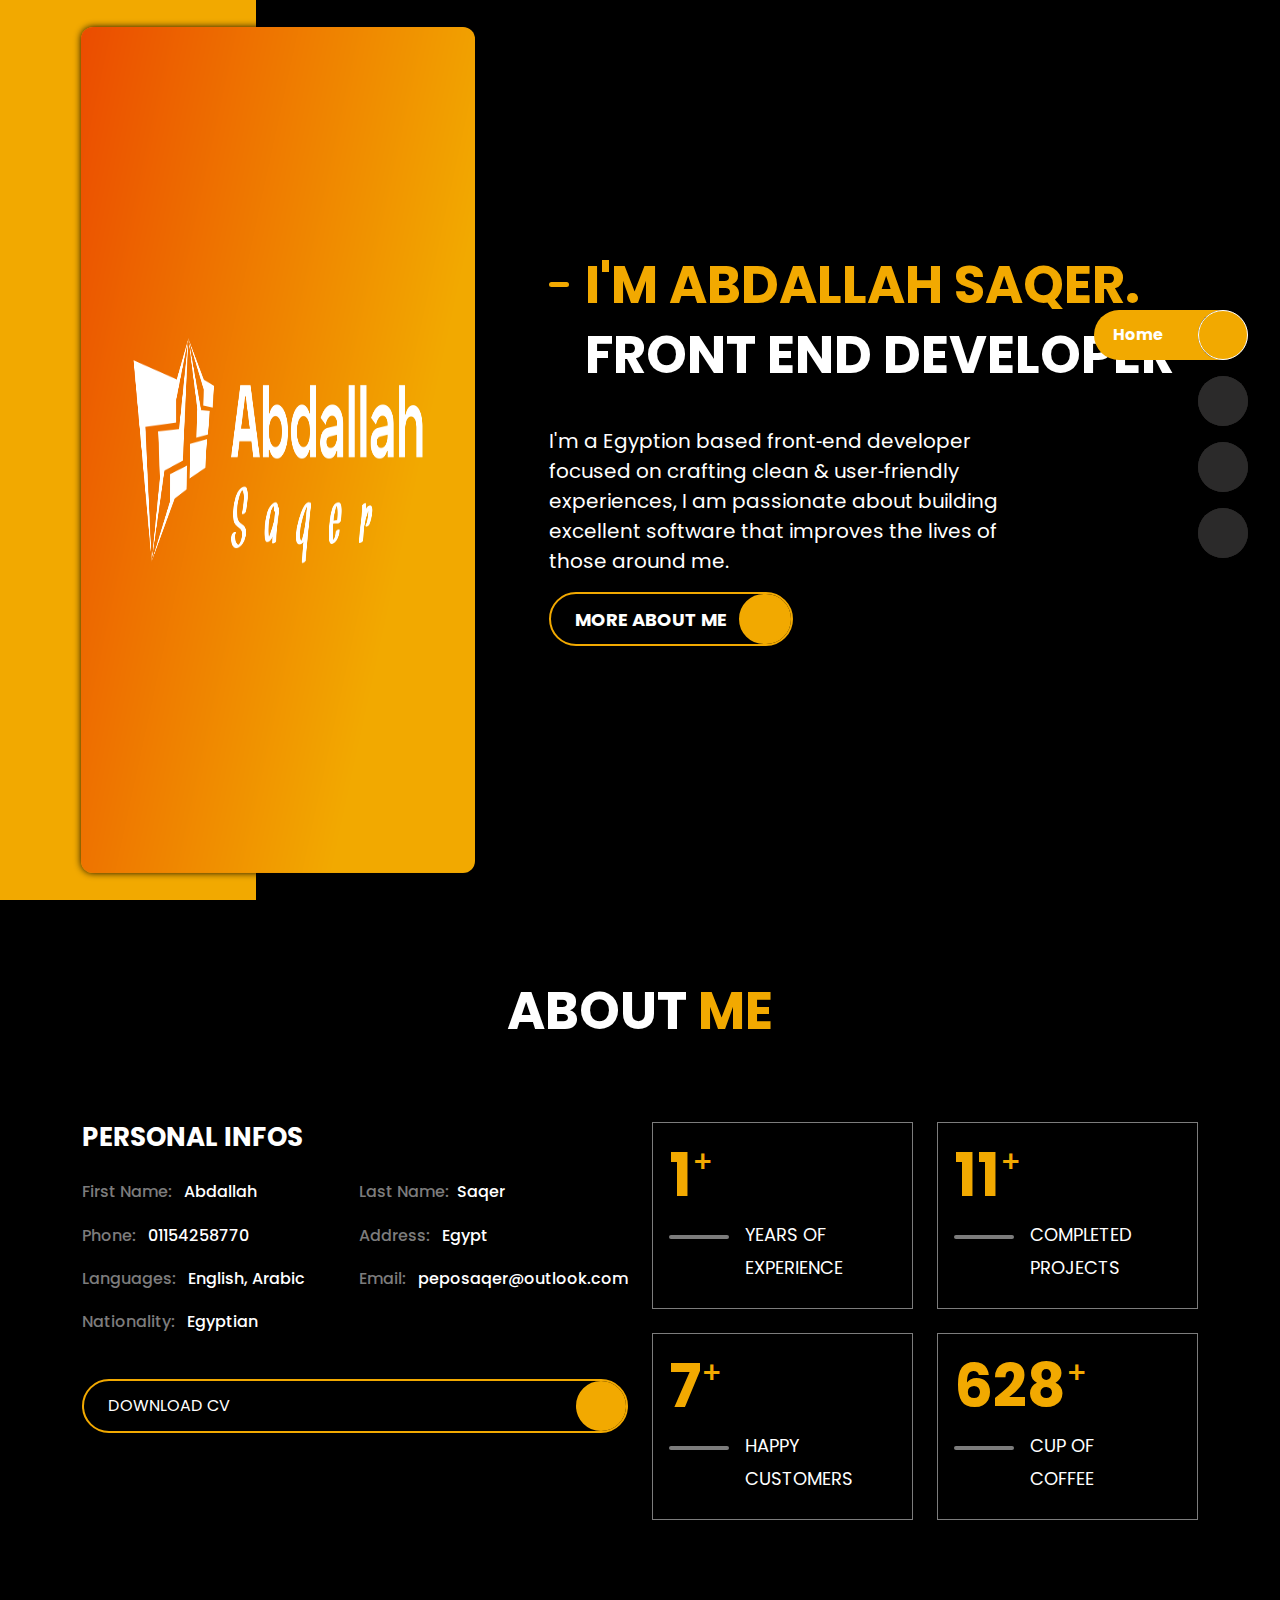
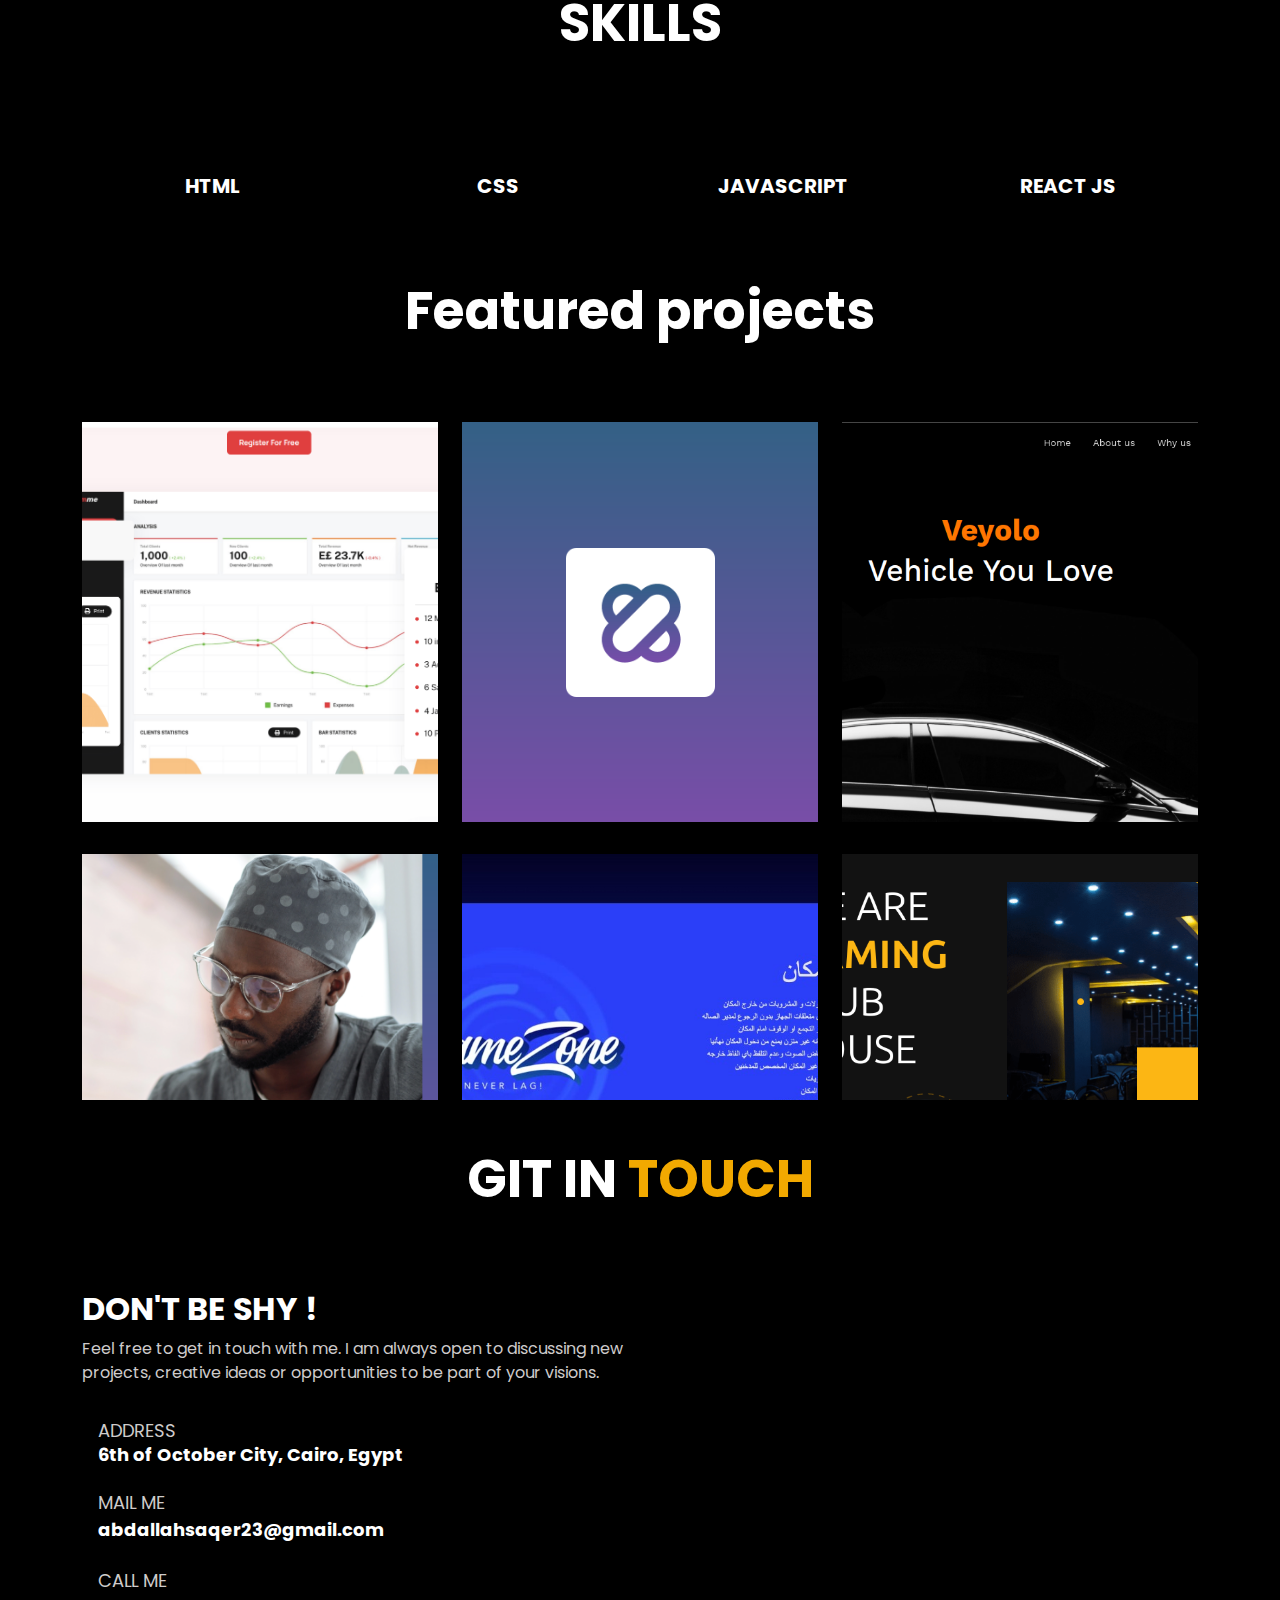
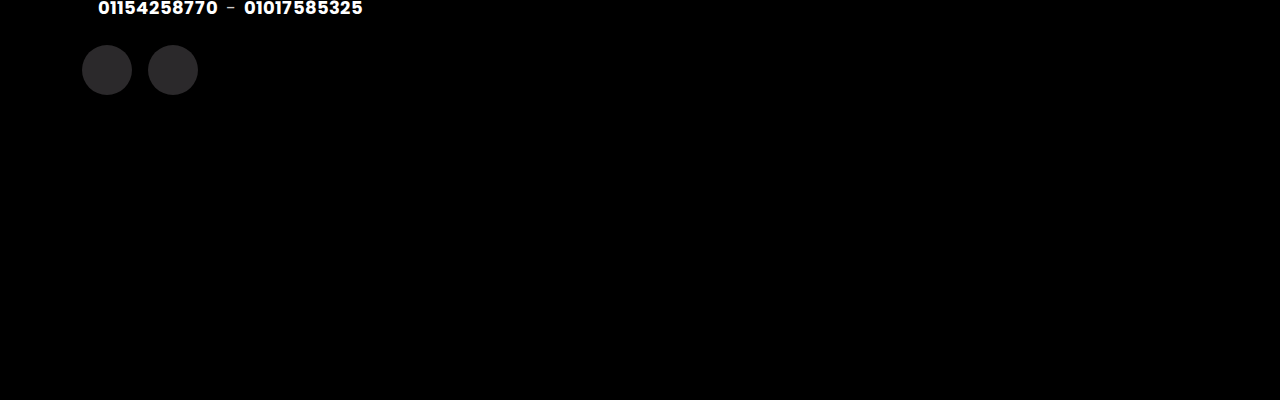
<file: index.html>
<!DOCTYPE html>
<html lang="en">
  <head>
    <meta charset="utf-8" />
    <title>A-Sa2r</title>
    <meta
      name="viewport"
      content="width=device-width, initial-scale=1, minimum-scale=1, maximum-scale=1"
    />
    
    <meta name="theme-color" content="#FFFFFF" />
    <link rel="icon" type="image/logo-icon" href="img/logo-min.png">
    <!-- SEO Meta Tags -->
    <meta name="description" content="I'm a Egyption based web developer & front‑end developer focused
    on crafting clean & user‑friendly experiences, I am passionate
    about building excellent software that improves the lives of
    those around me.">
    <meta name="author" content="Abdallah-Saqer">
    <meta property="og:title" content="Abdallah-Saqer" />
    <meta property="og:image:url" content="img/cover-min.png" />
    <meta property="og:description" content="I'm a Egyption based web developer & front‑end developer focused
    on crafting clean & user‑friendly experiences, I am passionate
    about building excellent software that improves the lives of
    those around me." />
    <link rel="preconnect" href="https://fonts.googleapis.com">
    <link rel="preconnect" href="https://fonts.gstatic.com" crossorigin>
    <link href="https://fonts.googleapis.com/css2?family=Poppins:wght@400;700&display=swap" rel="stylesheet">
    <!-- <link
      href="https://cdn.jsdelivr.net/npm/bootstrap@5.0.2/dist/css/bootstrap.min.css"
      rel="stylesheet"
      integrity="sha384-EVSTQN3/azprG1Anm3QDgpJLIm9Nao0Yz1ztcQTwFspd3yD65VohhpuuCOmLASjC"
      crossorigin="anonymous"
    /> -->
    <link
      rel="stylesheet"
      href="https://pro.fontawesome.com/releases/v5.10.0/css/all.css"
      integrity="sha384-AYmEC3Yw5cVb3ZcuHtOA93w35dYTsvhLPVnYs9eStHfGJvOvKxVfELGroGkvsg+p"
      crossorigin="anonymous"
    />
    <!-- <link rel="stylesheet" href="https://cdnjs.cloudflare.com/ajax/libs/aos/2.3.4/aos.css" integrity="sha512-1cK78a1o+ht2JcaW6g8OXYwqpev9+6GqOkz9xmBN9iUUhIndKtxwILGWYOSibOKjLsEdjyjZvYDq/cZwNeak0w==" crossorigin="anonymous" referrerpolicy="no-referrer" /> -->
    <!-- <link
      rel="stylesheet"
      href="https://cdn.jsdelivr.net/npm/swiper/swiper-bundle.min.css"
    /> -->
    <link rel="stylesheet" href="css/aos.css" />
    <link rel="stylesheet" href="css/bootstrap.min.css" />
    <link rel="stylesheet" href="css/web.css" />
  </head>

  <body>
    <div class="home forJS" id="home">
      <div class="container-fluid">
        <div class="row">
          <div class="col-md-5">
            <div class="home-img">
              <img
                src="img/default.png"
                alt=""
              />
            </div>
          </div>
          <div class="col-md-7">
            <div class="name">
              <div class="name-div">
                <div class="name-span"></div>
                <div class="">
                  <h1>I'M ABDALLAH SAQER.</h1>
                  <h2>FRONT END DEVELOPER</h2>
                </div>
              </div>
              <p>
                I'm a Egyption based front‑end developer focused on crafting clean & user‑friendly experiences, I am passionate about building excellent software that improves the lives of those around me.
              </p>
              <a href="#about" class="more"
                >MORE ABOUT ME <i class="fa fa-arrow-down"></i
              ></a>
            </div>
          </div>
        </div>
      </div>
    </div>

    <div class="about forJS" id="about">
      <div class="container">
        <div class="row">
          <div class="col-md-12 text-center about-h1">
            <h1>ABOUT <span>ME</span></h1>
          </div>
          <div class="col-md-6">
            <div class="person">
              <h1>PERSONAL INFOS</h1>
              <div class="info">
                <div class="">
                  <h2><span>First Name:</span> Abdallah</h2>
                  <h2><span>Phone:</span> <a  href="tel: 01154258770">01154258770</a> </h2>
                  <h2><span>Languages:</span> English, Arabic</h2>
                  <h2><span>Nationality:</span> Egyptian</h2>
                </div>
                <div class="">
                  <h2><span>Last Name:</span>Saqer</h2>
                  <h2><span>Address:</span> Egypt</h2>
                  <h2><span>Email:</span> <a href="mailto: peposaqer@outlook.com"
                  >peposaqer@outlook.com</a
                ></h2>
                </div>
              </div>
              <a href="img/abdallah saqer.pdf" class="download" download
                >DOWNLOAD CV <i class="fa fa-download"></i
              ></a>
            </div>
          </div>
          <div class="col-md-6">
            <div class="row">
              <div class="col-lg-6">
                <div class="year">
                  <h1><strong id="0101"></strong> <span>+</span></h1>
                  <div class="d-flex">
                    <div class="span-div"></div>
                    <h2>YEARS OF <br />EXPERIENCE</h2>
                  </div>
                </div>
              </div>
              <div class="col-lg-6">
                <div class="year">
                  <h1><strong id="0102"></strong> <span>+</span></h1>
                  <div class="d-flex">
                    <div class="span-div"></div>
                    <h2>COMPLETED <br />PROJECTS</h2>
                  </div>
                </div>
              </div>
              <div class="col-lg-6">
                <div class="year">
                  <h1><strong id="0103"></strong> <span>+</span></h1>
                  <div class="d-flex">
                    <div class="span-div"></div>
                    <h2>HAPPY <br />CUSTOMERS</h2>
                  </div>
                </div>
              </div>
              <div class="col-lg-6">
                <div class="year">
                  <h1><strong id="0104"></strong> <span>+</span></h1>
                  <div class="d-flex">
                    <div class="span-div"></div>
                    <h2>CUP OF <br />COFFEE</h2>
                  </div>
                </div>
              </div>
            </div>
          </div>
          <div class="col-md-12 text-center about-h1 mt-5"><h1>SKILLS</h1></div>
          <div class="col-lg-3 col-md-4">
            <div class="pro">
              <h1>HTML</h1>
              <div
                role="progressbar"
                aria-valuenow="95"
                aria-valuemin="0"
                aria-valuemax="100"
                style="--value: 95"
              ></div>
            </div>
          </div>
          <div class="col-lg-3 col-md-4">
            <div class="pro">
              <h1>CSS</h1>
              <div
                role="progressbar"
                aria-valuenow="90"
                aria-valuemin="0"
                aria-valuemax="100"
                style="--value: 90"
              ></div>
            </div>
          </div>
          <div class="col-lg-3 col-md-4">
            <div class="pro">
              <h1>JAVASCRIPT</h1>
              <div
                role="progressbar"
                aria-valuenow="75"
                aria-valuemin="0"
                aria-valuemax="100"
                style="--value: 75"
              ></div>
            </div>
          </div>
          <div class="col-lg-3 col-md-4">
            <div class="pro">
              <h1>REACT JS</h1>
              <div
                role="progressbar"
                aria-valuenow="65"
                aria-valuemin="0"
                aria-valuemax="100"
                style="--value: 65"
              ></div>
            </div>
          </div>
          <div class="col-lg-3 col-md-4">
            <div class="pro">
              <h1>BOOTSTRAP 4,5</h1>
              <div
                role="progressbar"
                aria-valuenow="85"
                aria-valuemin="0"
                aria-valuemax="100"
                style="--value: 85"
              ></div>
            </div>
          </div>
          <div class="col-lg-3 col-md-4">
            <div class="pro">
              <h1>JQ</h1>
              <div
                role="progressbar"
                aria-valuenow="75"
                aria-valuemin="0"
                aria-valuemax="100"
                style="--value: 75"
              ></div>
            </div>
          </div>
          <div class="col-lg-3 col-md-4">
            <div class="pro">
              <h1>GIT/GITHUB</h1>
              <div
                role="progressbar"
                aria-valuenow="90"
                aria-valuemin="0"
                aria-valuemax="100"
                style="--value: 90"
              ></div>
            </div>
          </div>
          <div class="col-lg-3 col-md-4">
            <div class="pro">
              <h1>JSON</h1>
              <div
                role="progressbar"
                aria-valuenow="80"
                aria-valuemin="0"
                aria-valuemax="100"
                style="--value: 80"
              ></div>
            </div>
          </div>
          <div class="col-lg-3 col-md-4">
            <div class="pro">
              <h1>AJAX</h1>
              <div
                role="progressbar"
                aria-valuenow="70"
                aria-valuemin="0"
                aria-valuemax="100"
                style="--value: 70"
              ></div>
            </div>
          </div>
          <div class="col-lg-3 col-md-4">
            <div class="pro">
              <h1>TAILWIND</h1>
              <div
                role="progressbar"
                aria-valuenow="80"
                aria-valuemin="0"
                aria-valuemax="100"
                style="--value: 80"
              ></div>
            </div>
          </div>
          <div class="col-lg-3 col-md-4">
            <div class="pro">
              <h1>SCSS</h1>
              <div
                role="progressbar"
                aria-valuenow="80"
                aria-valuemin="0"
                aria-valuemax="100"
                style="--value: 80"
              ></div>
            </div>
          </div>
          <div class="col-lg-12 text-center about-h1 mt-5">
            <h1>EXPERIENCE</h1>
          </div>
          <div class="col-lg-7">
            <div class="exp">
              <div class="bre">
                <i class="fa fa-briefcase"></i>
                <div class="bre-grey"></div>
              </div>
              <div class="">
                <h3>Jul 2022 - Present</h3>
                <h1>Freelancer Frontend Developer - <span><a href="https://cretik.com/">Cretik</a></span></h1>
              </div>
            </div>
          </div>
          <div class="col-lg-7">
            <div class="exp">
              <div class="bre">
                <i class="fa fa-briefcase"></i>
                <div class="bre-grey"></div>
              </div>
              <div class="">
                <h3>Mar 2022 - Jun 2022</h3>
                <h1>junior React js Developer - <span><a href="https://gymmeclub.com/">Gymme</a></span></h1>
              </div>
            </div>
          </div>
          <div class="col-lg-7">
            <div class="exp">
              <div class="bre">
                <i class="fa fa-briefcase"></i>
                <div class="bre-grey"></div>
              </div>
              <div class="">
                <h3>Mar 2021 - Feb 2022</h3>
                <h1>junior Frontend Developer - <span><a href="https://www.viewpluscorp.com/">ViewPlus</a></span></h1>
              </div>
            </div>
          </div>
          <div class="col-lg-7">
            <div class="exp">
              <div class="bre">
                <i class="fa fa-briefcase"></i>
                <div class="bre-grey"></div>
              </div>
              <div class="">
                <h3>Sep 2020 - Feb 2021</h3>
                <h1>Intern Frontend Developer - <span><a href="https://www.viewpluscorp.com/">ViewPlus</a></span></h1>
              </div>
            </div>
          </div>
        </div>
      </div>
    </div>

    <div class="Portfolio forJS" id="Portfolio">
      <div class="container">
        <div class="row">
          <div class="col-md-12 text-center about-h1">
            <h1>Featured projects</h1>
          </div>
          <div class="col-md-4">
            <a href="#!" onclick="openModal();currentSlide(1)">
              <div class="plog plog-11">
                <div class="plog-hide">
                  <h2>Gymme</h2>
                  <!-- <p>
                    Gymme it's a system to mange the Gyms. my duty was converting the XD design to
                    dynamic and responsive web site. using React js
                  </p> -->
                </div>
              </div>
            </a>
          </div>
          <div class="col-md-4">
            <a href="#!" onclick="openModal();currentSlide(2)">
              <div class="plog plog-8">
                <div class="plog-hide">
                  <h2>Cretik</h2>
                  <!-- <p>
                    my duty was converting the XD design to dynamic and
                    responsive web site. using React JS
                  </p> -->
                </div>
              </div>
            </a>
          </div>
          <div class="col-md-4">
            <a href="#!" onclick="openModal();currentSlide(3)">
              <div class="plog plog-7">
                <div class="plog-hide">
                  <h2>Veyolo</h2>
                  <!-- <p>
                    Veyolo is a big ERB System for the car showrooms contains of
                    3 dashboards and Landing Page. my duty was converting the XD
                    design to dynamic and responsive web site. using HTML , CSS
                    , Javascript and Bootstrap.
                  </p> -->
                </div>
              </div>
            </a>
          </div>
          <div class="col-md-4">
            <a href="#!" onclick="openModal();currentSlide(4)">
              <div class="plog plog-6">
                <div class="plog-hide">
                  <h2>Clinic</h2>
                  <!-- <p>
                    Clinic it's a system to mange the clinics patients and
                    reservations. my duty was converting the XD design to
                    dynamic and responsive web site. using HTML , CSS ,
                    Javascript and Bootstrap.
                  </p> -->
                </div>
              </div>
            </a>

          </div>
          <div class="col-md-4">
            <a href="#!" onclick="openModal();currentSlide(5)">
              <div class="plog plog-12">
                <div class="plog-hide">
                  <h2>Game Zone</h2>
                  <!-- <p>
                    my duty was converting the XD design to dynamic and
                    responsive web site. using HTML , CSS , Javascript and
                    Bootstrap.
                  </p> -->
                </div>
              </div>
            </a>
          </div>
          <div class="col-md-4">
            <a href="#!" onclick="openModal();currentSlide(6)">
              <div class="plog plog-14">
                <div class="plog-hide">
                  <h2>Esports Lab</h2>
                  <!-- <p>
                    my duty was converting the XD design to dynamic and
                    responsive web site. using HTML , CSS , Javascript and
                    Bootstrap.
                  </p> -->
                </div>
              </div>
            </a>
          </div>
          <div class="col-md-4">
            <a href="#!" onclick="openModal();currentSlide(7)">
              <div class="plog plog-13">
                <div class="plog-hide">
                  <h2>The City</h2>
                  <!-- <p>
                    Clinic it's a system to mange the clinics patients and
                    reservations. my duty was converting the XD design to
                    dynamic and responsive web site. using HTML , CSS ,
                    Javascript and Bootstrap.
                  </p> -->
                </div>
              </div>
            </a>

          </div>
          <div class="col-md-4">
            <a href="#!" onclick="openModal();currentSlide(8)">
              <div class="plog plog-1">
                <div class="plog-hide">
                  <h2>ViewPlus Landing</h2>
                  <!-- <p>
                    my duty was converting the XD design to dynamic and
                    responsive web site. using HTML , CSS , Javascript and
                    Bootstrap.
                  </p> -->
                </div>
              </div>
            </a>
          </div>
          <div class="col-md-4">
            <a href="#!" onclick="openModal();currentSlide(9)">
              <div class="plog plog-2">
                <div class="plog-hide">
                  <h2>Evaluation Landing</h2>
                  <!-- <p>
                    my duty was converting the XD design to dynamic and
                    responsive web site. using HTML , CSS , Javascript and
                    Bootstrap.
                  </p> -->
                </div>
              </div>
            </a>
          </div>
          <div class="col-md-4">
            <a href="#!" onclick="openModal();currentSlide(10)">
              <div class="plog plog-3">
                <div class="plog-hide">
                  <h2>Sign Landing</h2>
                  <!-- <p>
                    my duty was converting the XD design to dynamic and
                    responsive web site. using HTML , CSS , Javascript and
                    Bootstrap.
                  </p> -->
                </div>
              </div>
            </a>
          </div>
          <div class="col-md-4">
            <a href="#!" onclick="openModal();currentSlide(11)">
              <div class="plog plog-4">
                <div class="plog-hide">
                  <h2>Mantasory Landing</h2>
                  <!-- <p>
                    my duty was converting the XD design to dynamic and
                    responsive web site. using HTML , CSS , Javascript and
                    Bootstrap.
                  </p> -->
                </div>
              </div>
            </a>
          </div>
          <div class="col-md-4">
            <a href="#!" onclick="openModal();currentSlide(12)">
              <div class="plog plog-5">
                <div class="plog-hide">
                  <h2>ALA Landing</h2>
                  <!-- <p>
                    my duty was converting the XD design to dynamic and
                    responsive web site. using HTML , CSS , Javascript and
                    Bootstrap.
                  </p> -->
                </div>
              </div>
            </a>
          </div>
          <div class="col-md-4">
            <a href="#!" onclick="openModal();currentSlide(13)">
              <div class="plog plog-9">
                <div class="plog-hide">
                  <h2>Smart Ads Landing</h2>
                  <!-- <p>
                    my duty was converting the XD design to dynamic and
                    responsive web site. using HTML , CSS , Javascript and
                    Bootstrap.
                  </p> -->
                </div>
              </div>
            </a>
          </div>
          <div class="col-md-4">
            <a href="#!" onclick="openModal();currentSlide(14)">
              <div class="plog plog-10">
                <div class="plog-hide">
                  <h2>INON Landing</h2>
                  <!-- <p>
                    my duty was converting the XD design to dynamic and
                    responsive web site. using HTML , CSS , Javascript and
                    Bootstrap.
                  </p> -->
                </div>
              </div>
            </a>
          </div>
        </div>
      </div>
      <div id="myModal" class="modal">
          <div class="model-header">
              <span class="close cursor" onclick="closeModal()">&times;</span>
          </div>
  
          <div class="modal-content">
              
              <div class="mySlides">
                <div class="p-3 pb-5">
                  <div class="row">
                    <div class="col-md-12">
                      <div id="carouselExampleIndicators3" class="carousel slide" data-bs-ride="true">
                        <div class="carousel-indicators">
                          <button type="button" data-bs-target="#carouselExampleIndicators3" data-bs-slide-to="0" class="active" aria-current="true" aria-label="Slide 1"></button>
                          <button type="button" data-bs-target="#carouselExampleIndicators3" data-bs-slide-to="1" aria-label="Slide 2"></button>
                          <button type="button" data-bs-target="#carouselExampleIndicators3" data-bs-slide-to="2" aria-label="Slide 3"></button>
                          <button type="button" data-bs-target="#carouselExampleIndicators3" data-bs-slide-to="3" aria-label="Slide 4"></button>
                        </div>
                        <div class="carousel-inner">
                          <div class="carousel-item active">
                            <img src="img/gymme-1-min.png" class="d-block w-100" alt="...">
                          </div>
                          <div class="carousel-item">
                            <img src="img/gymme-2-min.png" class="d-block w-100" alt="...">
                          </div>
                          <div class="carousel-item">
                            <img src="img/gymme-3-min.png" class="d-block w-100" alt="...">
                          </div>
                          <div class="carousel-item">
                            <img src="img/gymme-4-min.png" class="d-block w-100" alt="...">
                          </div>
                        </div>
                        <button class="carousel-control-prev" type="button" data-bs-target="#carouselExampleIndicators3" data-bs-slide="prev">
                          <span class="carousel-control-prev-icon" aria-hidden="true"></span>
                          <span class="visually-hidden">Previous</span>
                        </button>
                        <button class="carousel-control-next" type="button" data-bs-target="#carouselExampleIndicators3" data-bs-slide="next">
                          <span class="carousel-control-next-icon" aria-hidden="true"></span>
                          <span class="visually-hidden">Next</span>
                        </button>
                      </div>
                    </div>
                    <div class="col-md-12">
                      <div class="preview">
                        <div class="vel">
                          <h1>Gymme</h1>
                          <span class="vel-span"></span>
                        </div>
                        <p>Gymme it's a system to mange the Gyms. my duty was converting the XD design to dynamic and responsive web site.</p>
                        <div class="vel">
                          <h2>Made with : <span>React Js</span></h2>
                        </div>
                        <div class="text-end mt-5">
                          <a href="https://gymmeclub.com/" class="site" target="_blank">Preview Site</a>
                        </div>
                      </div>
                    </div>
                  </div>
                </div>
              </div>
  
              <div class="mySlides">
                <div class="p-3 pb-5">
                  <div class="row">
                    <div class="col-md-12">
                      <div id="carouselExampleIndicators2" class="carousel slide" data-bs-ride="true">
                        <div class="carousel-indicators">
                          <button type="button" data-bs-target="#carouselExampleIndicators2" data-bs-slide-to="0" class="active" aria-current="true" aria-label="Slide 1"></button>
                          <button type="button" data-bs-target="#carouselExampleIndicators2" data-bs-slide-to="1" aria-label="Slide 2"></button>
                          <button type="button" data-bs-target="#carouselExampleIndicators2" data-bs-slide-to="2" aria-label="Slide 3"></button>
                          <button type="button" data-bs-target="#carouselExampleIndicators2" data-bs-slide-to="3" aria-label="Slide 4"></button>
                          <button type="button" data-bs-target="#carouselExampleIndicators2" data-bs-slide-to="4" aria-label="Slide 5"></button>
                        </div>
                        <div class="carousel-inner">
                          <div class="carousel-item active">
                            <img src="img/cretik-1-min.png" class="d-block w-100" alt="...">
                          </div>
                          <div class="carousel-item">
                            <img src="img/cretik-2-min.png" class="d-block w-100" alt="...">
                          </div>
                          <div class="carousel-item">
                            <img src="img/cretik-3-min.png" class="d-block w-100" alt="...">
                          </div>
                          <div class="carousel-item">
                            <img src="img/cretik-4-min.png" class="d-block w-100" alt="...">
                          </div>
                          <div class="carousel-item">
                            <img src="img/cretik-5-min.png" class="d-block w-100" alt="...">
                          </div>
                        </div>
                        <button class="carousel-control-prev" type="button" data-bs-target="#carouselExampleIndicators2" data-bs-slide="prev">
                          <span class="carousel-control-prev-icon" aria-hidden="true"></span>
                          <span class="visually-hidden">Previous</span>
                        </button>
                        <button class="carousel-control-next" type="button" data-bs-target="#carouselExampleIndicators2" data-bs-slide="next">
                          <span class="carousel-control-next-icon" aria-hidden="true"></span>
                          <span class="visually-hidden">Next</span>
                        </button>
                      </div>
                    </div>
                    <div class="col-md-12">
                      <div class="preview">
                        <div class="vel">
                          <h1>Cretik</h1>
                          <span class="vel-span"></span>
                        </div>
                        <p>Cretik is a  Agency to demonstrate their services and showcase their work. my duty was converting the XD design to dynamic and responsive web site.</p>
                        <div class="vel">
                          <h2>Made with : <span>React Js</span></h2>
                        </div>
                        <div class="text-end mt-5">
                          <a href="https://cretik.com/" class="site"target="_blank">Preview Site</a>
                        </div>
                      </div>
                    </div>
                  </div>
                </div>
              </div>
  
              <div class="mySlides">
                <div class="p-3 pb-5">
                  <div class="row">
                    <div class="col-md-12">
                      <div id="carouselExampleIndicators" class="carousel slide" data-bs-ride="true">
                        <div class="carousel-indicators">
                          <button type="button" data-bs-target="#carouselExampleIndicators" data-bs-slide-to="0" class="active" aria-current="true" aria-label="Slide 1"></button>
                          <button type="button" data-bs-target="#carouselExampleIndicators" data-bs-slide-to="1" aria-label="Slide 2"></button>
                          <button type="button" data-bs-target="#carouselExampleIndicators" data-bs-slide-to="2" aria-label="Slide 3"></button>
                        </div>
                        <div class="carousel-inner">
                          <div class="carousel-item active">
                            <img src="img/veyolo-1-min.png" class="d-block w-100" alt="...">
                          </div>
                          <div class="carousel-item">
                            <img src="img/veyolo-2-min.png" class="d-block w-100" alt="...">
                          </div>
                          <div class="carousel-item">
                            <img src="img/veyolo-3-min.png" class="d-block w-100" alt="...">
                          </div>
                        </div>
                        <button class="carousel-control-prev" type="button" data-bs-target="#carouselExampleIndicators" data-bs-slide="prev">
                          <span class="carousel-control-prev-icon" aria-hidden="true"></span>
                          <span class="visually-hidden">Previous</span>
                        </button>
                        <button class="carousel-control-next" type="button" data-bs-target="#carouselExampleIndicators" data-bs-slide="next">
                          <span class="carousel-control-next-icon" aria-hidden="true"></span>
                          <span class="visually-hidden">Next</span>
                        </button>
                      </div>
                    </div>
                    <div class="col-md-12">
                      <div class="preview">
                        <div class="vel">
                          <h1>Veyolo</h1>
                          <span class="vel-span"></span>
                        </div>
                        <p>Veyolo is a big ERB System contains of 3 dashboards and Landing Page. my duty was converting the XD design to dynamic and responsive web site.</p>
                        <div class="vel">
                          <h2>Made with : <span>HTML , CSS , Javascript and Bootstrap.</span></h2>
                        </div>
                        <div class="text-end mt-5">
                          <a href="http://www.veyolo.com/" class="site" target="_blank">Preview Site</a>
                        </div>
                      </div>
                    </div>
                  </div>
                </div>
              </div>
  
              <div class="mySlides">
                <div class="p-3 pb-5">
                  <div class="row">
                    <div class="col-md-12">
                      <div id="carouselExampleIndicators1" class="carousel slide" data-bs-ride="true">
                        <div class="carousel-indicators">
                          <button type="button" data-bs-target="#carouselExampleIndicators1" data-bs-slide-to="0" class="active" aria-current="true" aria-label="Slide 1"></button>
                          <button type="button" data-bs-target="#carouselExampleIndicators1" data-bs-slide-to="1" aria-label="Slide 2"></button>
                          <button type="button" data-bs-target="#carouselExampleIndicators1" data-bs-slide-to="2" aria-label="Slide 3"></button>
                          <button type="button" data-bs-target="#carouselExampleIndicators1" data-bs-slide-to="3" aria-label="Slide 4"></button>
                        </div>
                        <div class="carousel-inner">
                          <div class="carousel-item active">
                            <img src="img/clinic-4.png" class="d-block w-100" alt="...">
                          </div>
                          <div class="carousel-item">
                            <img src="img/clinic-1-min.png" class="d-block w-100" alt="...">
                          </div>
                          <div class="carousel-item">
                            <img src="img/clinic-2-min.png" class="d-block w-100" alt="...">
                          </div>
                          <div class="carousel-item">
                            <img src="img/clinic-3-min.png" class="d-block w-100" alt="...">
                          </div>
                        </div>
                        <button class="carousel-control-prev" type="button" data-bs-target="#carouselExampleIndicators1" data-bs-slide="prev">
                          <span class="carousel-control-prev-icon" aria-hidden="true"></span>
                          <span class="visually-hidden">Previous</span>
                        </button>
                        <button class="carousel-control-next" type="button" data-bs-target="#carouselExampleIndicators1" data-bs-slide="next">
                          <span class="carousel-control-next-icon" aria-hidden="true"></span>
                          <span class="visually-hidden">Next</span>
                        </button>
                      </div>
                    </div>
                    <div class="col-md-12">
                      <div class="preview">
                        <div class="vel">
                          <h1>Clinic</h1>
                          <span class="vel-span"></span>
                        </div>
                        <p>Clinic it's a system to mange the clinics patients and reservations. my duty was converting the XD design to dynamic and responsive web site.</p>
                        <div class="vel">
                          <h2>Made with : <span>HTML , CSS , Javascript and Bootstrap.</span></h2>
                        </div>
                      </div>
                    </div>
                  </div>
                </div>
              </div>

              <div class="mySlides">
                <div class="p-3 pb-5">
                  <div class="row">
                    <div class="col-md-12">
                      <div id="carouselExampleIndicators12" class="carousel slide" data-bs-ride="true">
                        <div class="carousel-indicators">
                          <button type="button" data-bs-target="#carouselExampleIndicators12" data-bs-slide-to="0" class="active" aria-current="true" aria-label="Slide 1"></button>
                          <button type="button" data-bs-target="#carouselExampleIndicators12" data-bs-slide-to="1" class="" aria-current="true" aria-label="Slide 2"></button>
                          <button type="button" data-bs-target="#carouselExampleIndicators12" data-bs-slide-to="2" class="" aria-current="true" aria-label="Slide 3"></button>
                          <button type="button" data-bs-target="#carouselExampleIndicators12" data-bs-slide-to="3" class="" aria-current="true" aria-label="Slide 4"></button>
                          <button type="button" data-bs-target="#carouselExampleIndicators12" data-bs-slide-to="4" class="" aria-current="true" aria-label="Slide 5"></button>
                        </div>
                        <div class="carousel-inner">
                          <div class="carousel-item active">
                            <img src="img/WhatsApp Image 2022-11-16 at 12.43.45 PM.jpeg" class="d-block w-100" alt="...">
                          </div>
                          <div class="carousel-item">
                            <img src="img/WhatsApp Image 2022-11-16 at 12.43.45 PM.jpeg" class="d-block w-100" alt="...">
                          </div>
                          <div class="carousel-item">
                            <img src="img/WhatsApp Image 2022-11-16 at 12.43.45 PM.jpeg" class="d-block w-100" alt="...">
                          </div>
                          <div class="carousel-item">
                            <img src="img/WhatsApp Image 2022-11-16 at 12.43.45 PM.jpeg" class="d-block w-100" alt="...">
                          </div>
                          <div class="carousel-item">
                            <img src="img/WhatsApp Image 2022-11-16 at 12.43.45 PM.jpeg" class="d-block w-100" alt="...">
                          </div>
                        </div>
                        <button class="carousel-control-prev" type="button" data-bs-target="#carouselExampleIndicators12" data-bs-slide="prev">
                          <span class="carousel-control-prev-icon" aria-hidden="true"></span>
                          <span class="visually-hidden">Previous</span>
                        </button>
                        <button class="carousel-control-next" type="button" data-bs-target="#carouselExampleIndicators12" data-bs-slide="next">
                          <span class="carousel-control-next-icon" aria-hidden="true"></span>
                          <span class="visually-hidden">Next</span>
                        </button>
                      </div>
                    </div>
                    <div class="col-md-12">
                      <div class="preview">
                        <div class="vel">
                          <h1>Game Zone </h1>
                          <span class="vel-span"></span>
                        </div>
                        <p>Game Zone is the first, largest and most popular website in Nasr City, and it can be defined as a social club for all internet users. </p>
                        <div class="vel">
                          <h2>Made with : <span>HTML , CSS , Javascript and Bootstrap.</span></h2>
                        </div>
                        <div class="text-end mt-5">
                          <a href="https://gzoneeg.com/" class="site" target="_blank">Preview Site</a>
                        </div>
                      </div>
                    </div>
                  </div>
                </div>
              </div>
  
              <div class="mySlides">
                <div class="p-3 pb-5">
                  <div class="row">
                    <div class="col-md-12">
                      <div id="carouselExampleIndicators4" class="carousel slide" data-bs-ride="true">
                        <div class="carousel-indicators">
                          <button type="button" data-bs-target="#carouselExampleIndicators4" data-bs-slide-to="0" class="active" aria-current="true" aria-label="Slide 1"></button>
                          <button type="button" data-bs-target="#carouselExampleIndicators4" data-bs-slide-to="1" aria-label="Slide 2"></button>
                          <button type="button" data-bs-target="#carouselExampleIndicators4" data-bs-slide-to="2" aria-label="Slide 3"></button>
                          <button type="button" data-bs-target="#carouselExampleIndicators4" data-bs-slide-to="3" aria-label="Slide 4"></button>
                          <button type="button" data-bs-target="#carouselExampleIndicators4" data-bs-slide-to="4" aria-label="Slide 5"></button>
                        </div>
                        <div class="carousel-inner">
                          <div class="carousel-item active">
                            <img src="img/e-1.png" class="d-block w-100" alt="...">
                          </div>
                          <div class="carousel-item">
                            <img src="img/e-2.png" class="d-block w-100" alt="...">
                          </div>
                          <div class="carousel-item">
                            <img src="img/e-3.png" class="d-block w-100" alt="...">
                          </div>
                          <div class="carousel-item">
                            <img src="img/e-4.png" class="d-block w-100" alt="...">
                          </div>
                          <div class="carousel-item">
                            <img src="img/Screenshot from 2024-06-25 22-10-58.png" class="d-block w-100" alt="...">
                          </div>
                        </div>
                        <button class="carousel-control-prev" type="button" data-bs-target="#carouselExampleIndicators4" data-bs-slide="prev">
                          <span class="carousel-control-prev-icon" aria-hidden="true"></span>
                          <span class="visually-hidden">Previous</span>
                        </button>
                        <button class="carousel-control-next" type="button" data-bs-target="#carouselExampleIndicators4" data-bs-slide="next">
                          <span class="carousel-control-next-icon" aria-hidden="true"></span>
                          <span class="visually-hidden">Next</span>
                        </button>
                      </div>
                    </div>
                    <div class="col-md-12">
                      <div class="preview">
                        <div class="vel">
                          <h1>Esports Lab</h1>
                          <span class="vel-span"></span>
                        </div>
                        <p>Esports Lab accommodates electronic gaming enthusiasts of all ages, ensuring safety and comfort for all its members. The place has a set of rules and instructions that all members review before joining, and both members and staff adhere to them.</p>
                        <div class="vel">
                          <h2>Made with : <span>HTML , CSS , Javascript and Bootstrap.</span></h2>
                        </div>
                        <div class="text-end mt-5">
                          <a href="https://esportslabeg.com/" class="site"target="_blank">Preview Site</a>
                        </div>
                      </div>
                    </div>
                  </div>
                </div>
              </div>
  
              <div class="mySlides">
                <div class="p-3 pb-5">
                  <div class="row">
                    <div class="col-md-12">
                      <div id="carouselExampleIndicators1" class="carousel slide" data-bs-ride="true">
                        <div class="carousel-indicators">
                          <button type="button" data-bs-target="#carouselExampleIndicators1" data-bs-slide-to="0" class="active" aria-current="true" aria-label="Slide 1"></button>
                          <button type="button" data-bs-target="#carouselExampleIndicators1" data-bs-slide-to="1" aria-label="Slide 2"></button>
                          <button type="button" data-bs-target="#carouselExampleIndicators1" data-bs-slide-to="2" aria-label="Slide 3"></button>
                          <button type="button" data-bs-target="#carouselExampleIndicators1" data-bs-slide-to="3" aria-label="Slide 4"></button>
                        </div>
                        <div class="carousel-inner">
                          <div class="carousel-item active">
                            <img src="img/city-4.png" class="d-block w-100" alt="...">
                          </div>
                          <div class="carousel-item">
                            <img src="img/city-1.png" class="d-block w-100" alt="...">
                          </div>
                          <div class="carousel-item">
                            <img src="img/city-2.png" class="d-block w-100" alt="...">
                          </div>
                          <div class="carousel-item">
                            <img src="img/city-3.png" class="d-block w-100" alt="...">
                          </div>
                        </div>
                        <button class="carousel-control-prev" type="button" data-bs-target="#carouselExampleIndicators1" data-bs-slide="prev">
                          <span class="carousel-control-prev-icon" aria-hidden="true"></span>
                          <span class="visually-hidden">Previous</span>
                        </button>
                        <button class="carousel-control-next" type="button" data-bs-target="#carouselExampleIndicators1" data-bs-slide="next">
                          <span class="carousel-control-next-icon" aria-hidden="true"></span>
                          <span class="visually-hidden">Next</span>
                        </button>
                      </div>
                    </div>
                    <div class="col-md-12">
                      <div class="preview">
                        <div class="vel">
                          <h1>The City</h1>
                          <span class="vel-span"></span>
                        </div>
                        <p> my duty was converting the XD design to dynamic and responsive web site.</p>
                        <div class="vel">
                          <h2>Made with : <span>HTML , CSS , Javascript and Bootstrap.</span></h2>
                        </div>
                        <div class="text-end mt-5">
                          <a href="https://thecity.mastergroupeg.com/" class="site" target="_blank">Preview Site</a>
                        </div>
                      </div>
                    </div>
                  </div>
                </div>
              </div>
  
              <div class="mySlides">
                <div class="p-3 pb-5">
                  <div class="row">
                    <div class="col-md-12">
                      <div id="carouselExampleIndicators4" class="carousel slide" data-bs-ride="true">
                        <div class="carousel-indicators">
                          <button type="button" data-bs-target="#carouselExampleIndicators4" data-bs-slide-to="0" class="active" aria-current="true" aria-label="Slide 1"></button>
                          <button type="button" data-bs-target="#carouselExampleIndicators4" data-bs-slide-to="1" aria-label="Slide 2"></button>
                          <button type="button" data-bs-target="#carouselExampleIndicators4" data-bs-slide-to="2" aria-label="Slide 3"></button>
                          <button type="button" data-bs-target="#carouselExampleIndicators4" data-bs-slide-to="3" aria-label="Slide 4"></button>
                          <button type="button" data-bs-target="#carouselExampleIndicators4" data-bs-slide-to="4" aria-label="Slide 5"></button>
                        </div>
                        <div class="carousel-inner">
                          <div class="carousel-item active">
                            <img src="img/view-1-min.png" class="d-block w-100" alt="...">
                          </div>
                          <div class="carousel-item">
                            <img src="img/view-2-min.png" class="d-block w-100" alt="...">
                          </div>
                          <div class="carousel-item">
                            <img src="img/view-3-min.png" class="d-block w-100" alt="...">
                          </div>
                          <div class="carousel-item">
                            <img src="img/view-4-min.png" class="d-block w-100" alt="...">
                          </div>
                          <div class="carousel-item">
                            <img src="img/view-5-min.png" class="d-block w-100" alt="...">
                          </div>
                        </div>
                        <button class="carousel-control-prev" type="button" data-bs-target="#carouselExampleIndicators4" data-bs-slide="prev">
                          <span class="carousel-control-prev-icon" aria-hidden="true"></span>
                          <span class="visually-hidden">Previous</span>
                        </button>
                        <button class="carousel-control-next" type="button" data-bs-target="#carouselExampleIndicators4" data-bs-slide="next">
                          <span class="carousel-control-next-icon" aria-hidden="true"></span>
                          <span class="visually-hidden">Next</span>
                        </button>
                      </div>
                    </div>
                    <div class="col-md-12">
                      <div class="preview">
                        <div class="vel">
                          <h1>ViewPlus </h1>
                          <span class="vel-span"></span>
                        </div>
                        <p>ViewPlus is a Agency to demonstrate their services and showcase their work. my duty was converting the XD design to dynamic and responsive web site.</p>
                        <div class="vel">
                          <h2>Made with : <span>React Js</span></h2>
                        </div>
                        <div class="text-end mt-5">
                          <a href="https://www.viewpluscorp.com/" class="site" target="_blank">Preview Site</a>
                        </div>
                      </div>
                    </div>
                  </div>
                </div>
              </div>
  
              <div class="mySlides">
                <div class="p-3 pb-5">
                  <div class="row">
                    <div class="col-md-12">
                      <div id="carouselExampleIndicators5" class="carousel slide" data-bs-ride="true">
                        <div class="carousel-indicators">
                          <button type="button" data-bs-target="#carouselExampleIndicators5" data-bs-slide-to="0" class="active" aria-current="true" aria-label="Slide 1"></button>
                          <button type="button" data-bs-target="#carouselExampleIndicators5" data-bs-slide-to="1" aria-label="Slide 2"></button>
                          <button type="button" data-bs-target="#carouselExampleIndicators5" data-bs-slide-to="2" aria-label="Slide 3"></button>
                        </div>
                        <div class="carousel-inner">
                          <div class="carousel-item active">
                            <img src="img/evl-1-min.png" class="d-block w-100" alt="...">
                          </div>
                          <div class="carousel-item">
                            <img src="img/evl-2-min.png" class="d-block w-100" alt="...">
                          </div>
                          <div class="carousel-item">
                            <img src="img/evl-4-min.png" class="d-block w-100" alt="...">
                          </div>
                        </div>
                        <button class="carousel-control-prev" type="button" data-bs-target="#carouselExampleIndicators5" data-bs-slide="prev">
                          <span class="carousel-control-prev-icon" aria-hidden="true"></span>
                          <span class="visually-hidden">Previous</span>
                        </button>
                        <button class="carousel-control-next" type="button" data-bs-target="#carouselExampleIndicators5" data-bs-slide="next">
                          <span class="carousel-control-next-icon" aria-hidden="true"></span>
                          <span class="visually-hidden">Next</span>
                        </button>
                      </div>
                    </div>
                    <div class="col-md-12">
                      <div class="preview">
                        <div class="vel">
                          <h1>Evaluation </h1>
                          <span class="vel-span"></span>
                        </div>
                        <p>Evaluation is a Advertising is an important and influencing tool in different commercial operations, as it forms a means of communication that depends on influencing one or more individuals through the use of one of the promotional methods available to build</p>
                        <div class="vel">
                          <h2>Made with : <span>HTML , CSS , Javascript and Bootstrap.</span></h2>
                        </div>
                        <div class="text-end mt-5">
                          <a href="http://evaluation.viewpluscorp.com/" class="site" target="_blank">Preview Site</a>
                        </div>
                      </div>
                    </div>
                  </div>
                </div>
              </div>
  
              <div class="mySlides">
                <div class="p-3 pb-5">
                  <div class="row">
                    <div class="col-md-12">
                      <div id="carouselExampleIndicators6" class="carousel slide" data-bs-ride="true">
                        <div class="carousel-indicators">
                          <button type="button" data-bs-target="#carouselExampleIndicators6" data-bs-slide-to="0" class="active" aria-current="true" aria-label="Slide 1"></button>
                        </div>
                        <div class="carousel-inner">
                          <div class="carousel-item active">
                            <img src="img/sign.png" class="d-block w-100" alt="...">
                          </div>
                        </div>
                        <button class="carousel-control-prev" type="button" data-bs-target="#carouselExampleIndicators6" data-bs-slide="prev">
                          <span class="carousel-control-prev-icon" aria-hidden="true"></span>
                          <span class="visually-hidden">Previous</span>
                        </button>
                        <button class="carousel-control-next" type="button" data-bs-target="#carouselExampleIndicators6" data-bs-slide="next">
                          <span class="carousel-control-next-icon" aria-hidden="true"></span>
                          <span class="visually-hidden">Next</span>
                        </button>
                      </div>
                    </div>
                    <div class="col-md-12">
                      <div class="preview">
                        <div class="vel">
                          <h1>Sign </h1>
                          <span class="vel-span"></span>
                        </div>
                        <p>my duty was converting the XD design to dynamic and responsive web site. </p>
                        <div class="vel">
                          <h2>Made with : <span>HTML , CSS , Javascript and Bootstrap.</span></h2>
                        </div>
                        <div class="text-end mt-5">
                          <a href="https://signegy.net/" class="site" target="_blank">Preview Site</a>
                        </div>
                      </div>
                    </div>
                  </div>
                </div>
              </div>
  
              <div class="mySlides">
                <div class="p-3 pb-5">
                  <div class="row">
                    <div class="col-md-12">
                      <div id="carouselExampleIndicators8" class="carousel slide" data-bs-ride="true">
                        <div class="carousel-indicators">
                          <button type="button" data-bs-target="#carouselExampleIndicators8" data-bs-slide-to="0" class="active" aria-current="true" aria-label="Slide 1"></button>
                          <button type="button" data-bs-target="#carouselExampleIndicators8" data-bs-slide-to="1" class="" aria-current="true" aria-label="Slide 2"></button>
                          <button type="button" data-bs-target="#carouselExampleIndicators8" data-bs-slide-to="2" class="" aria-current="true" aria-label="Slide 3"></button>
                        </div>
                        <div class="carousel-inner">
                          <div class="carousel-item active">
                            <img src="img/mans-1-min.png" class="d-block w-100" alt="...">
                          </div>
                          <div class="carousel-item">
                            <img src="img/mans-2-min.png" class="d-block w-100" alt="...">
                          </div>
                          <div class="carousel-item">
                            <img src="img/mans-3-min.png" class="d-block w-100" alt="...">
                          </div>
                        </div>
                        <button class="carousel-control-prev" type="button" data-bs-target="#carouselExampleIndicators8" data-bs-slide="prev">
                          <span class="carousel-control-prev-icon" aria-hidden="true"></span>
                          <span class="visually-hidden">Previous</span>
                        </button>
                        <button class="carousel-control-next" type="button" data-bs-target="#carouselExampleIndicators8" data-bs-slide="next">
                          <span class="carousel-control-next-icon" aria-hidden="true"></span>
                          <span class="visually-hidden">Next</span>
                        </button>
                      </div>
                    </div>
                    <div class="col-md-12">
                      <div class="preview">
                        <div class="vel">
                          <h1>Mantasory </h1>
                          <span class="vel-span"></span>
                        </div>
                        <p>my duty was converting the XD design to dynamic and responsive web site. </p>
                        <div class="vel">
                          <h2>Made with : <span>HTML , CSS , Javascript and Bootstrap.</span></h2>
                        </div>
                      </div>
                    </div>
                  </div>
                </div>
              </div>
  
              <div class="mySlides">
                <div class="p-3 pb-5">
                  <div class="row">
                    <div class="col-md-12">
                      <div id="carouselExampleIndicators7" class="carousel slide" data-bs-ride="true">
                        <div class="carousel-indicators">
                          <button type="button" data-bs-target="#carouselExampleIndicators7" data-bs-slide-to="0" class="active" aria-current="true" aria-label="Slide 1"></button>
                          <button type="button" data-bs-target="#carouselExampleIndicators7" data-bs-slide-to="1" class="" aria-current="true" aria-label="Slide 2"></button>
                          <button type="button" data-bs-target="#carouselExampleIndicators7" data-bs-slide-to="2" class="" aria-current="true" aria-label="Slide 3"></button>
                          <button type="button" data-bs-target="#carouselExampleIndicators7" data-bs-slide-to="3" class="" aria-current="true" aria-label="Slide 4"></button>
                        </div>
                        <div class="carousel-inner">
                          <div class="carousel-item active">
                            <img src="img/ala-1-min.png" class="d-block w-100" alt="...">
                          </div>
                          <div class="carousel-item">
                            <img src="img/ala-2-min.png" class="d-block w-100" alt="...">
                          </div>
                          <div class="carousel-item">
                            <img src="img/ala-3-min.png" class="d-block w-100" alt="...">
                          </div>
                          <div class="carousel-item">
                            <img src="img/ala-4-min.png" class="d-block w-100" alt="...">
                          </div>
                        </div>
                        <button class="carousel-control-prev" type="button" data-bs-target="#carouselExampleIndicators7" data-bs-slide="prev">
                          <span class="carousel-control-prev-icon" aria-hidden="true"></span>
                          <span class="visually-hidden">Previous</span>
                        </button>
                        <button class="carousel-control-next" type="button" data-bs-target="#carouselExampleIndicators7" data-bs-slide="next">
                          <span class="carousel-control-next-icon" aria-hidden="true"></span>
                          <span class="visually-hidden">Next</span>
                        </button>
                      </div>
                    </div>
                    <div class="col-md-12">
                      <div class="preview">
                        <div class="vel">
                          <h1>ALA </h1>
                          <span class="vel-span"></span>
                        </div>
                        <p>my duty was converting the XD design to dynamic and responsive web site. </p>
                        <div class="vel">
                          <h2>Made with : <span>HTML , CSS , Javascript and Bootstrap.</span></h2>
                        </div>
                      </div>
                    </div>
                  </div>
                </div>
              </div>
  
              <div class="mySlides">
                <div class="p-3 pb-5">
                  <div class="row">
                    <div class="col-md-12">
                      <div id="carouselExampleIndicators9" class="carousel slide" data-bs-ride="true">
                        <div class="carousel-indicators">
                          <button type="button" data-bs-target="#carouselExampleIndicators9" data-bs-slide-to="0" class="active" aria-current="true" aria-label="Slide 1"></button>
                          <button type="button" data-bs-target="#carouselExampleIndicators9" data-bs-slide-to="1" class="" aria-current="true" aria-label="Slide 2"></button>
                          <button type="button" data-bs-target="#carouselExampleIndicators9" data-bs-slide-to="2" class="" aria-current="true" aria-label="Slide 3"></button>
                        </div>
                        <div class="carousel-inner">
                          <div class="carousel-item active">
                            <img src="img/smart-1-min.png" class="d-block w-100" alt="...">
                          </div>
                          <div class="carousel-item">
                            <img src="img/smart-2-min.png" class="d-block w-100" alt="...">
                          </div>
                          <div class="carousel-item">
                            <img src="img/smart-3-min.png" class="d-block w-100" alt="...">
                          </div>
                        </div>
                        <button class="carousel-control-prev" type="button" data-bs-target="#carouselExampleIndicators9" data-bs-slide="prev">
                          <span class="carousel-control-prev-icon" aria-hidden="true"></span>
                          <span class="visually-hidden">Previous</span>
                        </button>
                        <button class="carousel-control-next" type="button" data-bs-target="#carouselExampleIndicators9" data-bs-slide="next">
                          <span class="carousel-control-next-icon" aria-hidden="true"></span>
                          <span class="visually-hidden">Next</span>
                        </button>
                      </div>
                    </div>
                    <div class="col-md-12">
                      <div class="preview">
                        <div class="vel">
                          <h1>Smart ADS </h1>
                          <span class="vel-span"></span>
                        </div>
                        <p>Smart ADS is A Digital Network Educational and Awareness, Designed to target the most prevalent groups in different regions of the Kingdom of Saudi Arabia, Through installing tablets at waiting areas such as (Hospitals, Clinics, Beauty salons, Hotels and Sports clubs). </p>
                        <div class="vel">
                          <h2>Made with : <span>HTML , CSS , Javascript and Bootstrap.</span></h2>
                        </div>
                      </div>
                    </div>
                  </div>
                </div>
              </div>
  
              <div class="mySlides">
                <div class="p-3 pb-5">
                  <div class="row">
                    <div class="col-md-12">
                      <div id="carouselExampleIndicators0" class="carousel slide" data-bs-ride="true">
                        <div class="carousel-indicators">
                          <button type="button" data-bs-target="#carouselExampleIndicators0" data-bs-slide-to="0" class="active" aria-current="true" aria-label="Slide 1"></button>
                          <button type="button" data-bs-target="#carouselExampleIndicators0" data-bs-slide-to="1" class="" aria-current="true" aria-label="Slide 2"></button>
                          <button type="button" data-bs-target="#carouselExampleIndicators0" data-bs-slide-to="2" class="" aria-current="true" aria-label="Slide 3"></button>
                          <button type="button" data-bs-target="#carouselExampleIndicators0" data-bs-slide-to="3" class="" aria-current="true" aria-label="Slide 4"></button>
                          <button type="button" data-bs-target="#carouselExampleIndicators0" data-bs-slide-to="4" class="" aria-current="true" aria-label="Slide 5"></button>
                        </div>
                        <div class="carousel-inner">
                          <div class="carousel-item active">
                            <img src="img/inon-1-min.png" class="d-block w-100" alt="...">
                          </div>
                          <div class="carousel-item">
                            <img src="img/inon-2-min.png" class="d-block w-100" alt="...">
                          </div>
                          <div class="carousel-item">
                            <img src="img/inon-3-min.png" class="d-block w-100" alt="...">
                          </div>
                          <div class="carousel-item">
                            <img src="img/inon-4-min.png" class="d-block w-100" alt="...">
                          </div>
                          <div class="carousel-item">
                            <img src="img/inon-5-min.png" class="d-block w-100" alt="...">
                          </div>
                        </div>
                        <button class="carousel-control-prev" type="button" data-bs-target="#carouselExampleIndicators0" data-bs-slide="prev">
                          <span class="carousel-control-prev-icon" aria-hidden="true"></span>
                          <span class="visually-hidden">Previous</span>
                        </button>
                        <button class="carousel-control-next" type="button" data-bs-target="#carouselExampleIndicators0" data-bs-slide="next">
                          <span class="carousel-control-next-icon" aria-hidden="true"></span>
                          <span class="visually-hidden">Next</span>
                        </button>
                      </div>
                    </div>
                    <div class="col-md-12">
                      <div class="preview">
                        <div class="vel">
                          <h1>INON </h1>
                          <span class="vel-span"></span>
                        </div>
                        <p>INON is A Smart Menu Application Developed to keep pace with the technological development of the modern era, as it allows the restaurant's guest to see the types of food served by the restaurant and learn about its profile </p>
                        <div class="vel">
                          <h2>Made with : <span>HTML , CSS , Javascript and Bootstrap.</span></h2>
                        </div>
                      </div>
                    </div>
                  </div>
                </div>
              </div>
              
              <a class="prev" onclick="plusSlides(-1)">&#10094;</a>
              <a class="next" onclick="plusSlides(1)">&#10095;</a>
          </div>
      </div>
    </div>

    <div class="Contact forJS" id="Contact">
      <div class="container">
        <div class="row">
          <div class="col-md-12 text-center about-h1">
            <h1>GIT IN <span>TOUCH</span></h1>
          </div>
          <div class="col-md-6">
            <h2>DON'T BE SHY !</h2>
            <p>
              Feel free to get in touch with me. I am always open to discussing
              new projects, creative ideas or opportunities to be part of your
              visions.
            </p>
            <div class="d-flex address">
              <i class="fas fa-map"></i>
              <div class="">
                <span>ADDRESS</span>
                <h3>6th of October City, Cairo, Egypt</h3>
              </div>
            </div>
            <div class="d-flex address">
              <i class="fas fa-envelope-open"></i>
              <div class="">
                <span>MAIL ME</span>
                <a href="mailto:abdallahsaqer23@gmail.com">abdallahsaqer23@gmail.com</a >
              </div>
            </div>
            <div class="d-flex address">
              <i class="fas fa-phone-square-alt"></i>
              <div class="">
                <span>CALL ME</span>
                <div class="d-flex"><a href="tel:01154258770">01154258770</a><span style="margin-left: .5rem; margin-right: 0.5rem;">-</span><a href="tel:01017585325">01017585325</a></div>
              </div>
            </div>
            <div class="d-flex">
              <ul>
                <li>
                  <a
                    target="_blank"
                    href="https://github.com/peposaqer"
                    class="social"
                    ><i class="fab fa-github"></i
                  ></a>
                </li>
                <li>
                  <a
                    target="_blank"
                    href="https://www.linkedin.com/in/saqer/"
                    class="social"
                    ><i class="fab fa-linkedin"></i
                  ></a>
                </li>
              </ul>
            </div>
          </div>
        </div>
      </div>
    </div>

    <div class="">
      <div class="home-icons">
        <ul>
          <li>
            <a href="#home" class="user">
              <span>Home</span>
              <i class="fas fa-home"></i>
            </a>
          </li>
          <li>
            <a href="#about" class="user">
              <span>About</span>
              <i class="fas fa-user"></i>
            </a>
          </li>
          <li>
            <a href="#Portfolio" class="user">
              <span>Portfolio</span>
              <i class="fa fa-briefcase"></i>
            </a>
          </li>
          <li>
            <a href="#Contact" class="user">
              <span>Contact</span>
              <i class="fa fa-envelope-open"></i>
            </a>
          </li>
        </ul>
      </div>
    </div>


                                            <!-- <select id='games' name="states" multiple="multiple" >
                                                <option value='League of Legends' data-image="img/League_of_Legends_2019_vector.svg">League of Legends</option>
                                                <option value="Valorant" data-image="img/800px-Valorant_logo_-_pink_color_version.svg.png">Valorant</option>
                                                <option value='Fortnite' data-image="img/images.jpeg">Fortnite</option>
                                                <option value='Dota2' data-image="img/header.jpg">Dota2</option>
                                                <option value='FIFA' data-image="img/fifa_22.webp">FIFA</option>
                                                <option value='PUBG' data-image="img/pubgbattlegrounds-1646861967387.jpg">PUBG</option>
                                                <option value='APEX' data-image="img/apex-mobile-announce-art-3840x2160.jpg.adapt.crop16x9.575p.jpg">APEX</option>
                                                <option value='Cull OF Duty' data-image="img/capsule_616x353.jpg">Cull OF Duty</option>
                                                <option value='Rainbow Six Siege' data-image="img/tom-clancy-s-rainbow-six-siege-ultimate-edition-xbox-one-xbox-series-x-s-ultimate-edition-xbox-one-xbox-series-x-s-game-microsoft-store-cover.jpg">Rainbow Six Siege</option>
                                                <option value='Crossfire' data-image="img/png_20211209_125232_٠٠٠٠-١-١.jpg">Crossfire</option>
                                                <option value='Blackshot' data-image="img/1_uQOzMfhH9LYjdqHimbY0gw.jpeg">Blackshot</option>
                                                <option value='Warzone' data-image="img/IlUpZQWRIzPhGMUatFfZtSNp.jpeg">Warzone</option>
                                                <option value='CS:GO' data-image="img/hhhhh.jpg">CS:GO</option>
                                                <option value='Overwatch' data-image="img/maxresdefault.jpg">Overwatch</option>
                                                <option value='World of Warcraft' data-image="img/38841-1.webp">World of Warcraft</option>
                                            </select> -->

    <!-- <script
      src="https://cdn.jsdelivr.net/npm/bootstrap@5.0.2/dist/js/bootstrap.bundle.min.js"
      integrity="sha384-MrcW6ZMFYlzcLA8Nl+NtUVF0sA7MsXsP1UyJoMp4YLEuNSfAP+JcXn/tWtIaxVXM"
      crossorigin="anonymous"
    ></script>
    <script src="https://ajax.googleapis.com/ajax/libs/jquery/3.5.1/jquery.min.js"></script>
    <script src="https://cdn.jsdelivr.net/npm/swiper/swiper-bundle.min.js"></script> -->
    <!-- <script src="https://cdnjs.cloudflare.com/ajax/libs/aos/2.3.4/aos.js" integrity="sha512-A7AYk1fGKX6S2SsHywmPkrnzTZHrgiVT7GcQkLGDe2ev0aWb8zejytzS8wjo7PGEXKqJOrjQ4oORtnimIRZBtw==" crossorigin="anonymous" referrerpolicy="no-referrer"></script> -->
    <script src="js/bootstrap.bundle.min.js"></script>
    <script src="js/jquery.min.js"></script>
    <script src="js/aos.js"></script>
    <script src="js/web.js"></script>
  </body>
</html>
</file>
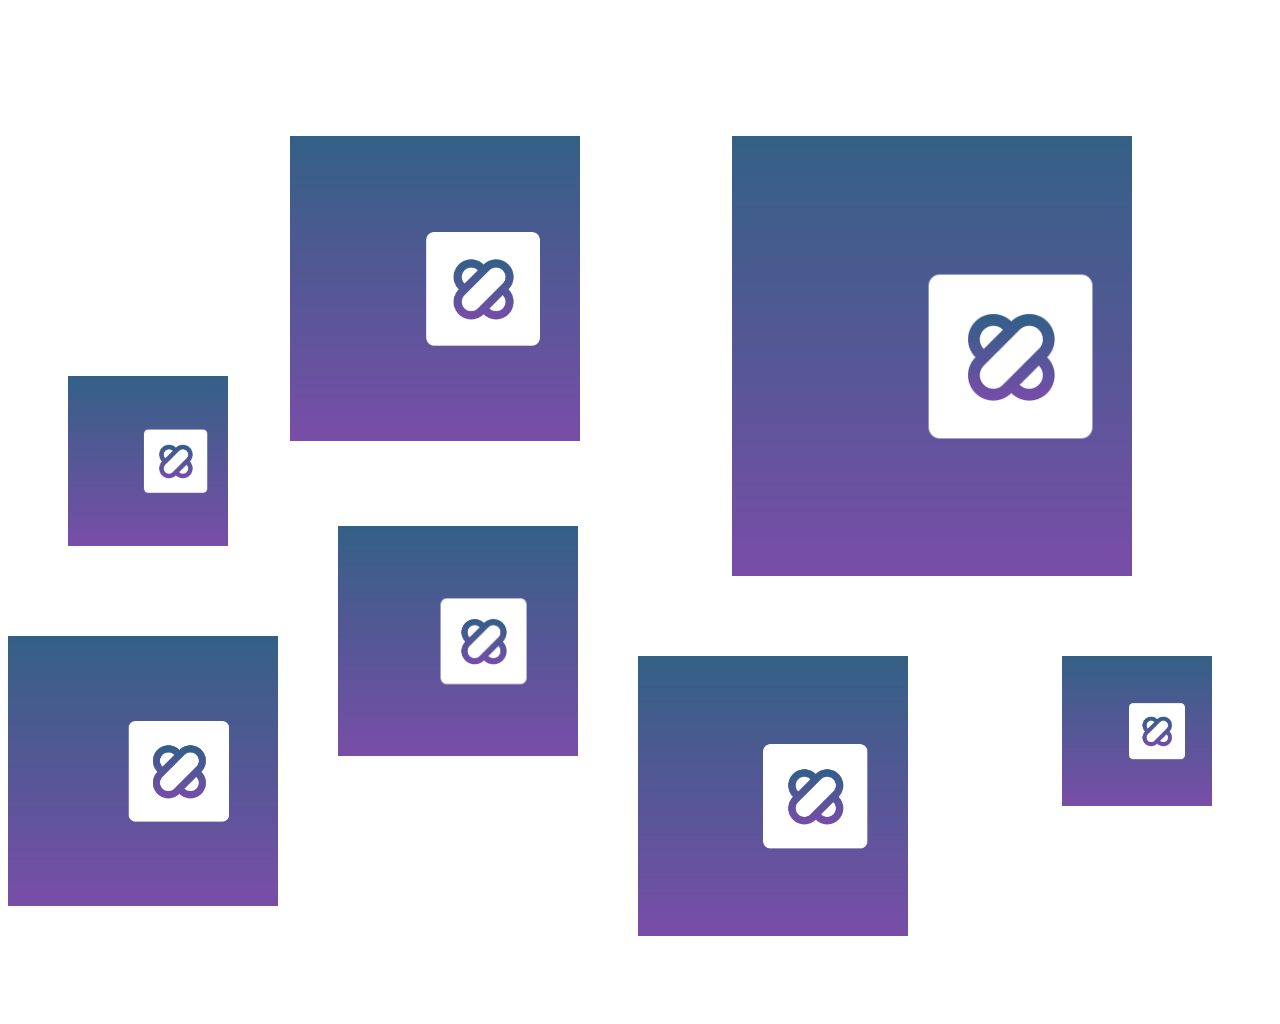
<file: test.html>
<!DOCTYPE html>
<html lang="en">
<head>
    <meta charset="UTF-8">
    <meta http-equiv="X-UA-Compatible" content="IE=edge">
    <meta name="viewport" content="width=device-width, initial-scale=1.0">
    <title>Document</title>
    <link
      href="https://cdn.jsdelivr.net/npm/bootstrap@5.0.2/dist/css/bootstrap.min.css"
      rel="stylesheet"
      integrity="sha384-EVSTQN3/azprG1Anm3QDgpJLIm9Nao0Yz1ztcQTwFspd3yD65VohhpuuCOmLASjC"
      crossorigin="anonymous"
    />
    <link
      rel="stylesheet"
      href="https://pro.fontawesome.com/releases/v5.10.0/css/all.css"
      integrity="sha384-AYmEC3Yw5cVb3ZcuHtOA93w35dYTsvhLPVnYs9eStHfGJvOvKxVfELGroGkvsg+p"
      crossorigin="anonymous"
    />

    <style>

.mySlides img {
  background-size: cover;
  object-fit: cover;
  width: 100%;
  height: 75vh;
}

.modal {
  display: none;
  position: fixed;
  z-index: 99999999999;
  padding-top: 100px;
  left: 0;
  top: 0;
  width: 100%;
  height: 100%;
  overflow: auto;
  background-color: rgba(0, 0, 0, 0.9);
}

.modal-content {
  position: relative;
  background-color: transparent;
  margin: auto;
  padding: 0;
  width: 60%;
  max-width: 1200px;
}


.close:hover,
.close:focus {
  color: #999;
  text-decoration: none;
  cursor: pointer;
}

.mySlides {
  opacity: 1;
}
.cursor {
  cursor: pointer;
}

/* Next & previous buttons */
.prev,
.next {
  cursor: pointer;
  position: absolute;
  top: 50%;
  width: auto;
  padding: 16px;
  margin-top: -50px;
  color: white;
  font-weight: bold;
  font-size: 20px;
  transition: 0.6s ease;
  border-radius: 0 3px 3px 0;
  user-select: none;
  -webkit-user-select: none;
}

/* Position the "next button" to the right */
.next {
  right: 0;
  border-radius: 3px 0 0 3px;
}

/* On hover, add a black background color with a little bit see-through */
.prev:hover,
.next:hover {
  background-color: rgba(0, 0, 0, 0.8);
}

.slide-none {
  display: flex;
  background-color: #FFF;
  flex-wrap: wrap;
}

.slide-none .column {
  width: 100px;
  margin-right: 1%;
  margin-bottom: 1%;
}


.slide-none .column img {
  width: 100%;
}

.model-header {
  display: flex;
  color: white;
  position: absolute;
  top: 10px;
  right: 25px;
  font-size: 35px;
  font-weight: bold;
  align-items: center;
}

.model-header a {
  margin-right: 1rem;
  color: #FFF;
}

.model-header a i {
  font-size: 18px;
}


.gallery-item:nth-child(1) {
  position: absolute;
  left: 60px;
  top: 240px;
}

.gallery-item:nth-child(1) .hover-box{
  background-image: url("img/medtik-min.png");
  width: 160px;
  height: 170px;
  background-size: cover;
  object-fit: cover;
}

.gallery-item:nth-child(2) {
  position: absolute;
  left: 282px;
  top: 0px;
}

.gallery-item:nth-child(2) .hover-box{
  background-image: url("img/medtik-min.png");
  width: 290px;
  height: 305px;
  background-size: cover;
  object-fit: cover;
}

.gallery-item:nth-child(3) {
  position: absolute;
  right: 140px;
  top: 0px;
}

.gallery-item:nth-child(3) .hover-box{
  background-image: url("img/medtik-min.png");
  width: 400px;
  height: 440px;
  background-size: cover;
  object-fit: cover;
}

.gallery-item:nth-child(4) {
  position: absolute;
  left: 330px;
  bottom: 180px;
}

.gallery-item:nth-child(4) .hover-box{
  background-image: url("img/medtik-min.png");
  width: 240px;
  height: 230px;
  background-size: cover;
  object-fit: cover;
}

.gallery-item:nth-child(5) {
  position: absolute;
  left: 0px;
  bottom: 30px;
}

.gallery-item:nth-child(5) .hover-box{
  background-image: url("img/medtik-min.png");
  width: 270px;
  height: 270px;
  background-size: cover;
  object-fit: cover;
}

.gallery-item:nth-child(6) {
  position: absolute;
  left: 630px;
  bottom: 0px;
}

.gallery-item:nth-child(6) .hover-box{
  background-image: url("img/medtik-min.png");
  width: 270px;
  height: 280px;
  background-size: cover;
  object-fit: cover;
}

.gallery-item:nth-child(7) {
  position: absolute;
  right: 60px;
  bottom: 130px;
}

.gallery-item:nth-child(7) .hover-box{
  background-image: url("img/medtik-min.png");
  width: 150px;
  height: 150px;
  background-size: cover;
  object-fit: cover;
}

.gallery h1 {    
  position: relative;
    display: block;
    color: #ffffff;
    font-size: 48px;
    line-height: 1.2em;
    letter-spacing: 0.03em;
    font-weight: 400;
    text-transform: uppercase;
    margin-bottom: 3rem;
}

.gallery {
  padding-top: 5rem;
  padding-bottom: 5rem;
}

.img-div {
  position: relative;
  height: 800px;
}

.hover-box {
  display: flex;
  justify-content: center;
  align-items: center;
}

.hover-box a {
  display: none;
}

.hover-box:hover a {
  display: block;
}

.hover-box:hover {
  border: 20px solid #28a8fc;
  transition: .5s all;
  opacity: 0.5;
}


.hover-box i {
  color: #FFF;
  font-size: 25px;
}


    </style>

</head>
<body>


    <div class="gallery" id="gallery">
        <div class="container">
            <div class="text-center">
                <div class="title-game">
                    <h1 class="gallery_title"></h1>
                    <span></span>
                </div>
            </div>
            <div class="img-div">
                <div class="gallery-item column fade-in">
                    <div class="hover-box">
                        <a href="#!" onclick="openModal();currentSlide(1)">
                            <i class="fa fa-plus"></i>
                        </a>
                    </div>
                </div>
                <div class="gallery-item column slide-left ">
                    <div class="hover-box">
                        <a href="#!" onclick="openModal();currentSlide(2)">
                            <i class="fa fa-plus"></i>
                        </a>
                    </div>
                </div>
                <div class="gallery-item column slide-right ">
                    <div class="hover-box">
                        <a href="#!" onclick="openModal();currentSlide(3)">
                            <i class="fa fa-plus"></i>
                        </a>
                    </div>
                </div>
                <div class="gallery-item column fade-in-bottom">
                    <div class="hover-box">
                        <a href="#!" onclick="openModal();currentSlide(4)">
                            <i class="fa fa-plus"></i>
                        </a>
                    </div>
                </div>
                <div class="gallery-item column slide-left ">
                    <div class="hover-box">
                        <a href="#!" onclick="openModal();currentSlide(5)">
                            <i class="fa fa-plus"></i>
                        </a>
                    </div>
                </div>
                <div class="gallery-item column fade-in">
                    <div class="hover-box">
                        <a href="#!" onclick="openModal();currentSlide(6)">
                            <i class="fa fa-plus"></i>
                        </a>
                    </div>
                </div>
                <div class="gallery-item column fade-in-bottom">
                    <div class="hover-box">
                        <a href="#!" onclick="openModal();currentSlide(7)">
                            <i class="fa fa-plus"></i>
                        </a>
                    </div>
                </div>
            </div>
        </div>
    </div>

    <div id="myModal" class="modal">
        <div class="model-header">
            <a href="#!" class="" >
                <i class="fa fa-play"></i>
            </a>
            <a href="#!" class="" onclick="openFullscreen();">
                <i class="far fa-rectangle-wide"></i>
            </a>
            <a href="#!" class="" data-bs-toggle="offcanvas" data-bs-target="#offcanvasRight" aria-controls="offcanvasRight">
                <i class="fas fa-th"></i>
            </a>
            <span class="close cursor" onclick="closeModal()">&times;</span>
        </div>

        <div class="modal-content">

            <div class="mySlides">
                <div class="numbertext">1 / 7</div>
                <img src="img/medtik-min.png">
            </div>

            <div class="mySlides">
                <div class="numbertext">2 / 7</div>
                <img src="img/medtik-min.png">
            </div>

            <div class="mySlides">
                <div class="numbertext">3 / 7</div>
                <img src="img/medtik-min.png">
            </div>
            
            <div class="mySlides">
                <div class="numbertext">4 / 7</div>
                <img src="img/medtik-min.png">
            </div>

            <div class="mySlides">
                <div class="numbertext">5 / 7</div>
                <img src="img/medtik-min.png">
            </div>

            <div class="mySlides">
                <div class="numbertext">6 / 7</div>
                <img src="img/medtik-min.png">
            </div>

            <div class="mySlides">
                <div class="numbertext">7 / 7</div>
                <img src="img/medtik-min.png">
            </div>
            
            <a class="prev" onclick="plusSlides(-1)">&#10094;</a>
            <a class="next" onclick="plusSlides(1)">&#10095;</a>

            <div class="offcanvas offcanvas-end" tabindex="-1" id="offcanvasRight" aria-labelledby="offcanvasRightLabel">
                <div class="offcanvas-body">
                    <div class="slide-none">
                        <div class="column">
                            <img src="img/medtik-min.png" onclick="openModal();currentSlide(1)" class="hover-shadow cursor">
                        </div>
                        <div class="column">
                            <img src="img/medtik-min.png" onclick="openModal();currentSlide(2)" class="hover-shadow cursor">
                        </div>
                        <div class="column">
                            <img src="img/medtik-min.png" onclick="openModal();currentSlide(3)" class="hover-shadow cursor">
                        </div>
                        <div class="column">
                            <img src="img/medtik-min.png" onclick="openModal();currentSlide(4)" class="hover-shadow cursor">
                        </div>
                        <div class="column">
                            <img src="img/medtik-min.png" onclick="openModal();currentSlide(5)" class="hover-shadow cursor">
                        </div>
                        <div class="column">
                            <img src="img/medtik-min.png" onclick="openModal();currentSlide(6)" class="hover-shadow cursor">
                        </div>
                        <div class="column">
                            <img src="img/medtik-min.png" onclick="openModal();currentSlide(7)" class="hover-shadow cursor" id="myvideo">
                        </div>
                    </div>
                </div>
            </div>


            
            
        </div>
    </div>

    <script
      src="https://cdn.jsdelivr.net/npm/bootstrap@5.0.2/dist/js/bootstrap.bundle.min.js"
      integrity="sha384-MrcW6ZMFYlzcLA8Nl+NtUVF0sA7MsXsP1UyJoMp4YLEuNSfAP+JcXn/tWtIaxVXM"
      crossorigin="anonymous"
    ></script>
    <script src="https://ajax.googleapis.com/ajax/libs/jquery/3.5.1/jquery.min.js"></script>

    <script>

    </script>
</body>


</html>
</file>
<file: css/web.css>
body {
    font-family: "Poppins",sans-serif;
    overflow: hidden;
}

a {
    text-decoration: none;
}

ul li {
    list-style: none;
}

::-webkit-scrollbar {
    width: 7px;
    height: 4px;
}

::-webkit-scrollbar-track {
    background: transparent;
}

::-webkit-scrollbar-thumb {
    background-color: #F2A900;
    border-radius: 26px;
    border: 3px solid transparent;
}

.home {
    display: flex;
    justify-content: space-between;
    align-items: center;
    height: 100vh;
    background: linear-gradient( to right, #F2A900 0%, #F2A900 20%, black 20%, black 100%);
    overflow-y: scroll;
}

.home img {
    height: 94vh;
    width: 80%;
    box-shadow: 0 0 7px rgb(0 0 0 / 90%);
    border-radius: 12px;
    background-size: cover;
}

.home-img {
    display: flex;
    justify-content: center;
    height: 100vh;
    align-items: center;
}

.container-fluid {
    padding-right: 2rem;
    padding-left: 2rem;
}

.name {
    display: flex;
    justify-content: center;
    flex-flow: column;
    height: 100vh;

}

.name-div {
    display: flex;
    text-align: left;
}

.name-div .name-span {
    width: 20px;
    height: 5px;
    background-color: #F2A900;
    margin-right: 1rem;
    border-radius: 20px;
    margin-top: 1.8rem;
}

.name-div h1 {
    color: #F2A900;
    font-size: 52px;
    font-weight: bold;
}

.name-div h2 {
    color: #FFF;
    font-size: 52px;
    font-weight: bold;
}

.name p {
    color: #FFF;
    font-size: 20px;
    margin-top: 2rem;
    line-height: 1.5;
    width: 70%;
    text-align: left;
}

.home-icons {
    height: 100vh;
    display: flex;
    justify-content: center;
    flex-flow: column;
    align-items: end;
    color: #FFF;
    position: fixed;
    right: 2rem;
    top: 0;
}

.home-icons ul {
    list-style: none;
}

.home-icons ul li a {
    margin-bottom: 1rem;
    display: flex;
    align-items: center;
    background-color: #2b2a2a;
    border-radius: 40px;
    width: 100%;
    justify-content: space-between;
    position: relative;
}


.home-icons ul li a i {
    color: #FFF;
    background-color: #2b2a2a;
    width: 50px;
    height: 50px;
    border-radius: 50%;
    display: flex;
    justify-content: center;
    align-items: center;
    transition: ease-in-out .4s;
}

.home-icons ul li a span {
    font-size: 16px;
    font-weight: bold;
    color: #FFF;
    /* padding-right: 4.5rem; */
    padding-left: 1.2rem;
    position: absolute;
    left: 10%;
    opacity: 0;
    background-color: #2b2a2a;
    border-radius: 40px;
    height: 50px;
    width: 150px;
    display: flex;
    justify-content: start;
    align-items: center;
    transition: all .3s;
    /* display: none; */
}

.user.active i {
    background-color: #F2A900 !important;
    border: 1px solid #FFF !important;
    box-shadow: none;
    /* display: block; */
}

.user.active span {
    /* display: block; */
    left: -209%;
    background-color: #F2A900 !important;
    opacity: 1;
    height: 50px;
    z-index: -1;
    transition: all .3s;
}

.user:hover span {
    /* display: block; */
    left: -209%;
    background-color: #F2A900 !important;
    opacity: 1;
    z-index: -1;
    transition: all .3s;
}

.user:hover {
    background-color: #F2A900 !important;
}

.user:hover i {
    background-color: #F2A900 !important;
}

.more {
    border: 2px solid #F2A900;
    width: 35%;
    display: flex;
    justify-content: space-between;
    align-items: center;
    border-radius: 40px;
    color: #FFF;
    font-size: 18px;
    font-weight: bold;
    padding-right: 0rem;
    padding-left: 1.5rem;
}

.more:hover {
    color: #FFF;
    background-color: #F2A900;
    transition: all .5s;
}

.more i {
    background-color: #F2A900;
    padding: .8rem 1.5rem .8rem 1.5rem;
    border-radius: 40px;
    width: 50px;
    height: 50px;
    display: flex;
    justify-content: center;
    align-items: center;
    border: 2px solid #F2A900;
}

.about {
    background-color: #000;
    height: 100vh;
    padding-top: 5rem;
    overflow-y: scroll;
    padding-bottom: 5rem;
}

.person h1 {
    font-size: 26px;
    color: #FFF;
    font-weight: bold;
    margin-bottom: 1.8rem;
}

.about-h1 h1 {
    font-size: 52px ;
    font-weight: bold ;
    color: #FFF ;
    margin-bottom: 5rem ;
}

.about-h1 span {
    color: #F2A900;
}

.person h2 span {
    color: #7c7c7c;
    font-size: 16px;
    margin-right: .5rem;
}

.person h2 {
    color: #FFF;
    font-size: 16px;
    margin-bottom: 1.5rem;
}

.person h2 a {
    color: #FFF;
    font-size: 16px;
    margin-bottom: 1.5rem;
}

.Contact {
    background-color: #000;
    height: 100vh;
    overflow-y: scroll;
    padding-top: 3rem;
    padding-bottom: 5rem;
}

.Portfolio{
    background-color: #000;
    height: 100vh;
    overflow-y: scroll;
    padding-top: 5rem;
    padding-bottom: 5rem;
}

.year {
    border: 1px solid #7c7c7c;
    padding: 1rem;
    margin-bottom: 1.5rem;
    transition: all .5s;
}

.year:hover {
    background-color: #F2A900;
    border: 1px solid #F2A900;
    border-radius: 12px;
}

.year:hover h1 {
    color: #FFF;
}

.year h1 {
    font-size: 60px;
    color: #F2A900;
}

.year h1 span {
    font-size: 30px;
    position: relative;
    bottom: 1.5rem;
    right: 1rem;
}

.span-div {
    height: 4px;
    width: 60px;
    background-color: #7c7c7c;
    border-radius: 40px;
    position: relative;
    top: 1rem;
    margin-right: 1rem;
}

.year h2 {
    color: #FFF;
    font-size: 18px;
    line-height: 1.8;
    font-weight: normal;
}

.info {
    display: flex;
    justify-content: space-between;
}

.download {
    padding: 0rem 0rem 0rem 1.5rem;
    color: #FFF;
    border: 2px solid #F2A900;
    border-radius: 40px;
    display: flex;
    width: 100%;
    align-items: center;
    justify-content: space-between;
    margin-top: 1.5rem;
    margin-bottom: 2rem;
}

.download:hover {
    background-color: #F2A900;
    transition: all 1s;
    color: #FFF;
}

.download i {
    /* padding: .7rem 1.5rem .7rem 1.5rem; */
    color: #FFF;
    border: 2px solid #F2A900;
    border-radius: 50%;
    width: 50px;
    height: 50px;
    display: flex;
    justify-content: center;
    align-items: center;
    background-color: #F2A900;
}

.pro {
    display: flex;
    justify-content: center;
    align-items: center;
    text-align: center;
    flex-flow: column;
    margin-bottom: 2rem;
}

.pro h1 {
    color: #FFF;
    font-size: 20px;
    font-weight: bold;
    margin-top: 2.5rem;
}

.plog {
    width: 100%;
    height: 400px;
    margin-bottom: 2rem;
    background-size: cover;
    display: flex;
    justify-content: center;
    align-items: center;
    /* transition: ease-in-out .5s; */
    /* padding: 1rem; */
    background-position: center;
    background-size: cover;
    background-repeat: no-repeat;
    object-fit: cover;
}

.plog:hover {
    background: #f2a900;
    transition: ease-in-out .5s;
}

.plog p {
    font-size: 14px;
    color: #FFF;
}

.plog-hide {
    text-align: center;
}

.plog-2 {
    background-image: url("../img/evl-1-min.png");
    background-size: cover;
}

.plog-1 {
    background-image: url("../img/view-1-min.png");
}

.plog-3 {
    background-image: url("../img/sign.png");
}

.plog-4 {
    background-image: url("../img/mans-3-min.png");
}

.plog-5 {
    background-image: url("../img/ala-1-min.png");
}

.plog-6 {
    background-image: url("../img/clinic-4.png");
}

.plog-7 {
    background-image: url("../img/veyolo-1-min.png");
}

.plog-8 {
    background-image: url("../img/medtik-min.png");
}

.plog-9 {
    background-image: url("../img/smart-1-min.png");
}

.plog-10 {
    background-image: url("../img/inon-1-min.png");
}

.plog-11 {
    background-image: url("../img/gymme-1-min.png");
}

.plog-12 {
    background-image: url("../img/WhatsApp\ Image\ 2022-11-16\ at\ 12.43.45\ PM.jpeg");
}

.plog-13 {
    background-image: url("../img/Screenshot\ from\ 2024-06-25\ 22-08-24.png");
}

.plog-13 {
    background-image: url("../img/Screenshot\ from\ 2024-06-25\ 22-08-24.png");
}

.plog-14 {
    background-image: url("../img/Screenshot\ from\ 2024-06-25\ 22-10-58.png");
}

.plog h2 {
    font-size: 20px;
    color: #FFF;
    font-weight: bold;
    white-space: nowrap;
}

.Contact h2 {
    font-size: 32px;
    color: #FFF;
    font-weight: bold;
}

.Contact p {
    font-size: 16px;
    color: rgb(206, 203, 203);
    margin-bottom: 2rem;
}

.Contact .address h3, 
.Contact .address a {
    font-size: 18px;
    color: #FFF;
    font-weight: bold;
    display: block;
    margin-bottom: 1.5rem;
}

.Contact .address span {
    font-size: 18px;
    color: rgb(206, 203, 203);
}

.Contact .address i {
    font-size: 35px;
    margin-right: 1rem;
    color: #F2A900;
}

.social {
    margin-top: 2rem;
}

.social i {
    display: flex;
    width: 50px;
    height: 50px;
    justify-content: center;
    align-items: center;
    background-color: #2b292b;
    color: #FFF;
    font-size: 20px;
    border-radius: 50%;
    margin-right: 1rem;
    transition: ease-in-out .3s;
    margin-bottom: 1rem;
}

.social i:hover {
    background-color: #F2A900;
    transform: scale(1.2);
}

.Contact ul {
    display: flex;
    padding: 0;
}

.exp {
    margin-bottom: 5rem;
    display: flex;
}

.exp h3 {
    padding: 0.3rem;
    font-size: 18px;
    color: #FFF;
    margin-bottom: 2rem;
}

.exp h1 {
    color: #FFF;
    font-size: 32px;
}

.exp h1 span a {
    font-size: 24px;
    color: #EB4E00;
}

.exp p {
    color: #7c7c7c;
    font-size: 18px;
    margin-top: 1rem;
}

.exp i {
    width: 50px;
    height: 50px;
    display: flex;
    justify-content: center;
    align-items: center;
    background-color: #F2A900;
    border-radius: 50%;
    margin-right: 1rem;
    color: #FFF;
}

.exp .bre-grey {
    width: 2px;
    height: 100%;
    background-color: #7c7c7c;
    margin-left: 1.5rem;
}


@keyframes growProgressBar {
    0%, 33% { --pgPercentage: 0; }
    100% { --pgPercentage: var(--value); }
}

@property --pgPercentage {
    syntax: '<number>';
    inherits: false;
    initial-value: 0;
}

div[role="progressbar"] {
    --size: 12rem;
    --fg: #F2A900;
    --bg: #7c7c7c;
    --pgPercentage: var(--value);
    animation: growProgressBar 5s 1 forwards;
    width: var(--size);
    height: var(--size);
    border-radius: 50%;
    display: grid;
    place-items: center;
    background: 
    radial-gradient(closest-side, #000 80%, transparent 0 99.9%, transparent 0),
    conic-gradient(var(--fg) calc(var(--pgPercentage) * 1%), var(--bg) 0)
    ;
    font-family: Helvetica, Arial, sans-serif;
    font-size: calc(var(--size) / 5);
    color: var(--fg);
}

div[role="progressbar"]::before {
    counter-reset: percentage var(--value);
    content: counter(percentage) '%';
}


.mySlides img {
    background-size: cover;
    object-fit: cover;
    width: 100%;
    height: 40vh;
}

.modal {
    display: none;
    position: fixed;
    z-index: 99999999999;
    padding-top: 100px;
    padding-bottom: 3rem;
    left: 0;
    top: 0;
    width: 100%;
    overflow: auto;
    background-color: rgba(0, 0, 0, 0.9);
    /* padding: 1rem; */
}

.modal-content {
    position: relative;
    background-color: transparent;
    margin: auto;
    padding: 0;
    width: 50%;
    background-color: #FFF;
  /* max-width: 1200px; */
}


.close:hover,
.close:focus {
    color: #999;
    text-decoration: none;
    cursor: pointer;
}

.mySlides {
    opacity: 1;
}

.prev,
.next {
    cursor: pointer;
    position: absolute;
    top: 50%;
    width: auto;
    padding: 16px;
    margin-top: -50px;
    color: #FFF;
    font-weight: bold;
    font-size: 20px;
    transition: 0.6s ease;
    border-radius: 0 3px 3px 0;
    user-select: none;
    z-index: 2;
    background-color: #F2A900;
    opacity: .3;
}

.next {
    right: 0;
    border-radius: 3px 0 0 3px;
}

.prev:hover,
.next:hover {
    background-color: #F2A900;
    color: #FFF;
    opacity: 1;
}


.slide-none {
    display: flex;
    background-color: #FFF;
    flex-wrap: wrap;
}

.model-header {
    display: flex;
    color: white;
    position: absolute;
    top: 10px;
    right: 25px;
    font-size: 35px;
    font-weight: bold;
    align-items: center;
}

.model-header a {
    margin-right: 1rem;
    color: #FFF;
}

.model-header a i {
    font-size: 18px;
}

.vel {
    position: relative;
}

.vel h1 {
    font-size: 32px;
    font-weight: bold;
    margin-bottom: 2rem;
    margin-top: 2rem;
}

.vel-span {
    background-color: #F2A900;
    width: 60px;
    height: 5px;
    position: absolute;
    bottom: -.3rem;
    border-bottom: 4px solid #F2A900;
    clip-path: polygon(0% 6%, 100% 6%, 88% 100%, 12% 100%);
}

.preview p {
    font-size: 18px;
}

.vel h2 {
    font-size: 25px;
    font-weight: bold;
    color: #F2A900;
}

.vel h2 span {
    color: #7c7c7c;
    font-weight: normal;
    font-size: 18px;
}

.carousel-indicators [data-bs-target] {
    box-sizing: content-box;
    flex: 0 1 auto;
    width: 8px;
    height: 8px;
    padding: 0;
    border-radius: 50%;
    margin-right: 3px;
    margin-left: 3px;
    text-indent: -999px;
    cursor: pointer;
    background-color: #fff;
    background-clip: padding-box;
    border: 0;
    border-top: 10px solid transparent;
    border-bottom: 10px solid transparent;
    opacity: 1;
    transition: opacity .6s ease;
}

.carousel-indicators .active {
    background-color: #F2A900 !important;
}

.site {
    color: #FFF;
    background-color: #F2A900;
    border-radius: 35px 0 35px 0;
    padding: 1rem;
    transition: all .3s;
    box-shadow: 3px 3px 11px #F2A900;
}

.site:hover {
    color: #F2A900;
    background-color: #FFF;
    border-radius: 0px 35px 0px 35px;
    transition: all .3s;
}

@media only screen and (max-width: 1250px) {
    .more {
        width: 60%;
    }
}

@media only screen and (max-width: 768px) {

    .user.active span {
        display: none !important;
    }

    .user:hover span {
        display: none !important;
    }

    .user span {
        display: none !important;
    }

    .modal-content {
        position: relative;
        background-color: transparent;
        margin: auto;
        padding: 0;
        width: 90%;
        background-color: #FFF;
    /* max-width: 1200px; */
    }

    .name {
        height: 100%;
        text-align: center;
    }

    .Contact ul {
        overflow-x: scroll;
        flex-wrap: wrap;
    }

    .name-div {
        justify-content: center;
    }

    .info {
        display: block;
    }

    .name p {
        width: 100%;
        text-align: center;
        font-size: 16px;
    }

    .name-div h1 {
        font-size: 26px;
    }

    .name-div h2 {
        font-size: 26px;
    }

    .more {
        margin: auto;
        width: 100%;
    }

    .home {
        background: linear-gradient( to right, #000 0%, #000 20%, black 20%, black 100%);
        padding-bottom: 10rem;
    }

    .home img {
        height: 300px;
        border-radius: 50%;
        width: 300px;
        margin-bottom: 2rem;
        margin-top: 8rem;
    }

    .home-img {
        height: 100%;
    }

    .home-icons ul {
        display: flex;
        background-color: #F2A900;
        width: 100%;
        text-align: center;
        justify-content: center;
        padding: 0.5rem;
        position: fixed;
        bottom: 0;
        margin: 0;

    }

    .home-icons ul li {
        margin-right: 1rem;
    }

    .home-icons ul li a {
        margin: 0;
    }

    .home-icons {
        position: unset;
    }
}

@media only screen and (max-width: 400px) {
    .home {
        padding-top: 10rem;
    }

    .name p {
        width: 100%;
        text-align: center;
        font-size: 16px;
    }

    .name-div h1 {
        font-size: 22px;
    }

    .name-div h2 {
        font-size: 22px;
    }

    .more {
        width: 100%;
        font-size: 14px;
    }
}

@media only screen and (max-width: 280px) {
    .home img {
        height: 220px;
        width: 220px;
    }
}


/* 
.select2-hidden-accessible {
  position: relative !important;
}

.select2-container--default .select2-selection--multiple .select2-selection__choice {
  background-color: transparent;
  border: none;
  display: flex;
  flex-flow: row-reverse;
}

#games {
  display: flex;
}

.select2-results__options {
  display: flex;
  flex-flow: wrap;
  height: 90px;
  overflow-y: scroll;
}

.game-img {
  width: 80px;
  height: 80px;
  background-size: cover;
  margin-left: 1rem;
  margin-right: 1rem;
}

.select2-container--default .select2-results__option--highlighted[aria-selected] {
  background-color: transparent !important;
}

.select2-results {
  border: none;
  background-color: #FFF;
}

.select2-container--default .select2-search--inline .select2-search__field {
  width: 100% !important;
  border-bottom: 1px solid #000;
  border-radius: 0;
}

.select2-container--default .select2-search--inline .select2-search__field {
    background-image: url('https://cdn0.iconfinder.com/data/icons/very-basic-2-android-l-lollipop-icon-pack/24/search-512.png');
    background-size:contain;
    background-repeat: no-repeat;
    text-indent: 10px;
    padding: 5px 30px;
    transition:0.3s;
}

.select2-container--default .select2-selection--multiple .select2-selection__rendered li:last-child {
  width: 100%;
}

.select2-container--default .select2-selection--multiple .select2-selection__rendered {
  display: flex;
  flex-flow: wrap-reverse;
}

.select2-container--default .select2-selection--multiple .select2-selection__choice__remove {
  font-size: 0;
}

.select2-container--default .select2-selection--multiple .select2-selection__choice__remove:before {
  content: url("img/check-solid.svg");
  position:absolute;
  width:20px;
  height:20px;
} */
</file>
